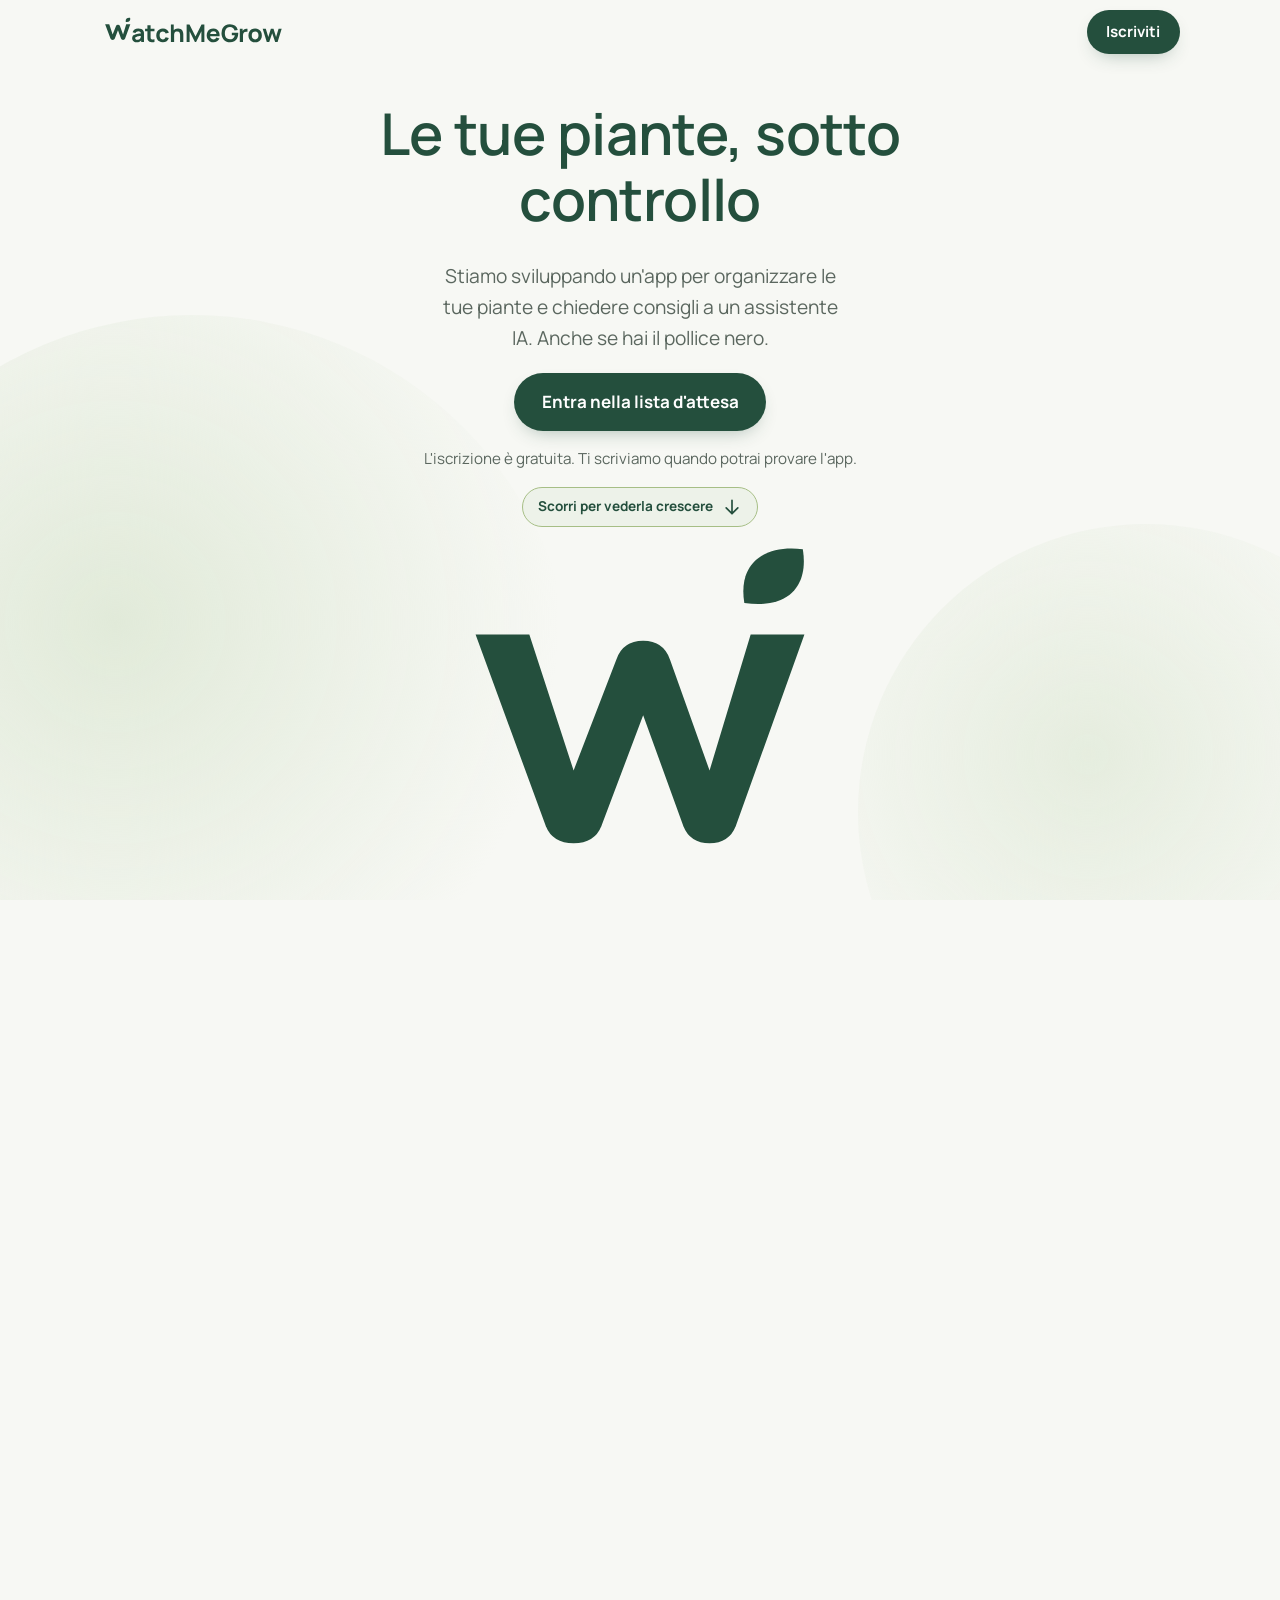
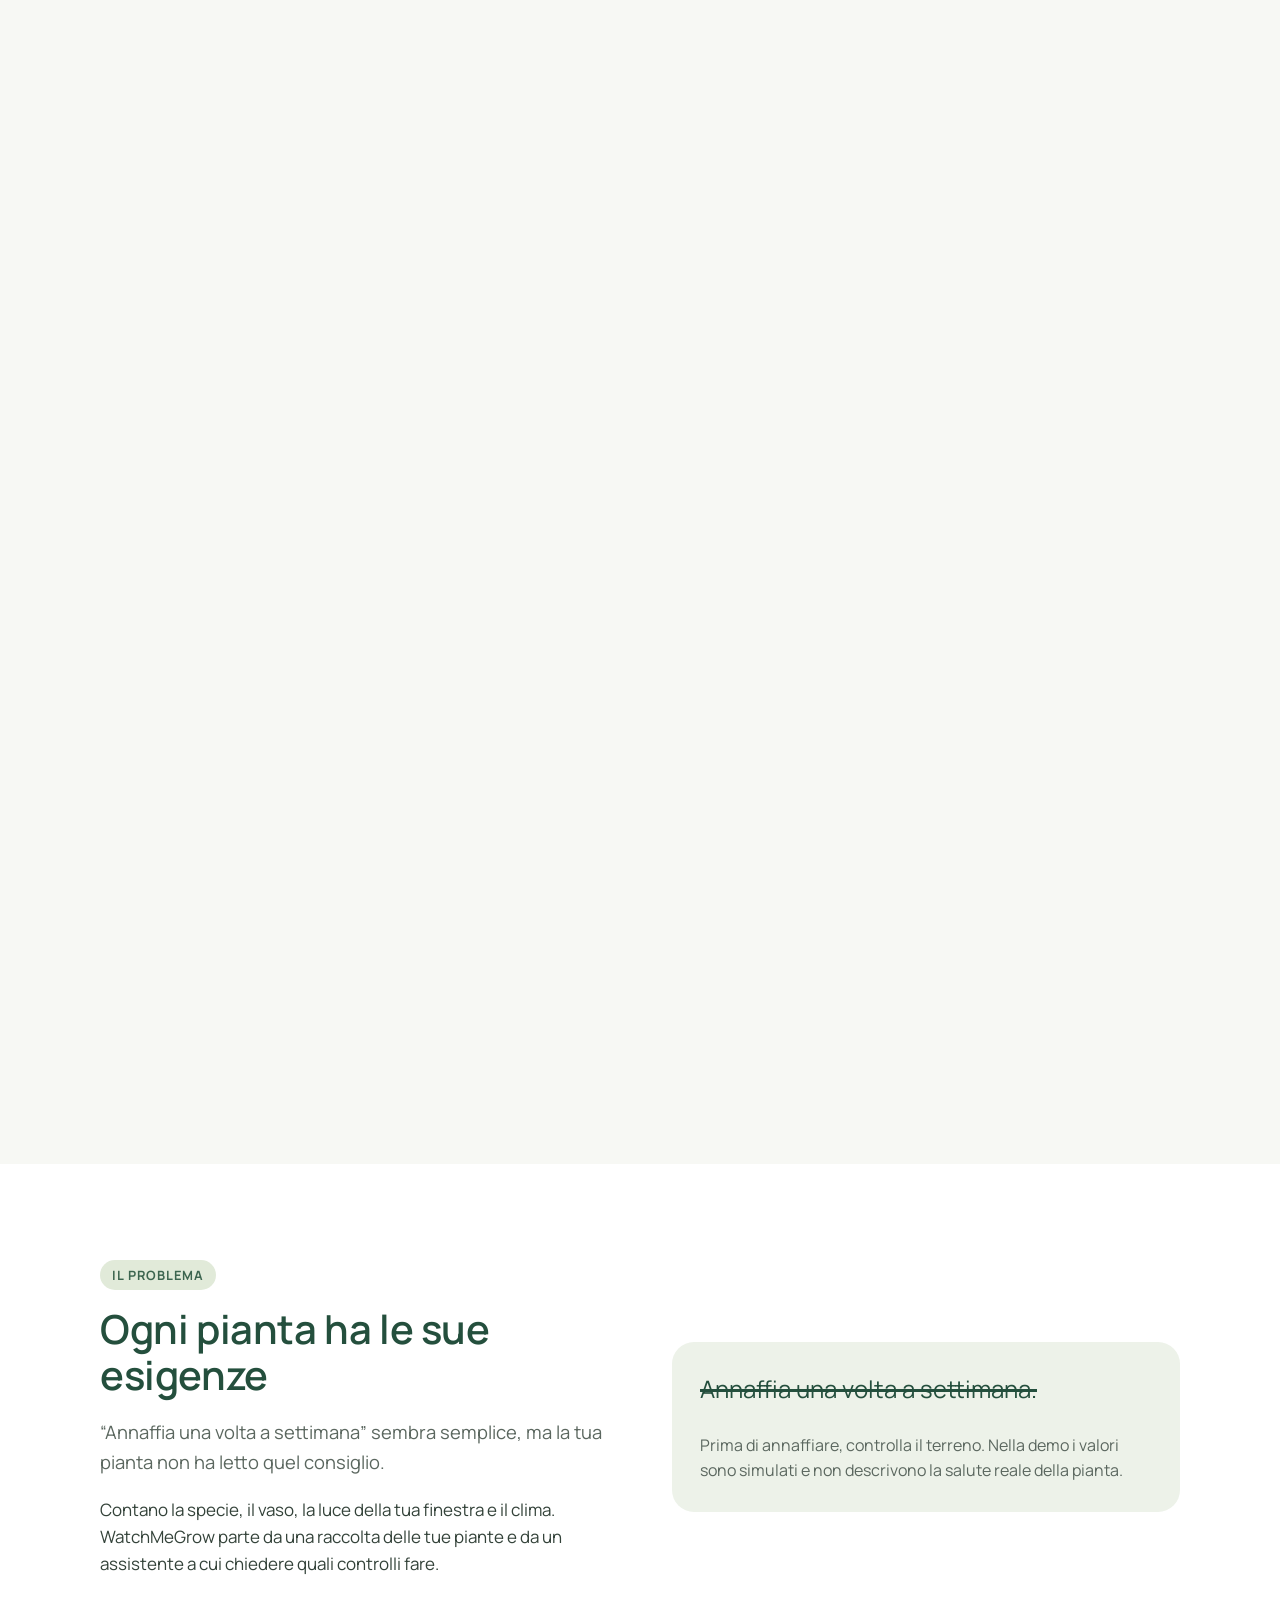
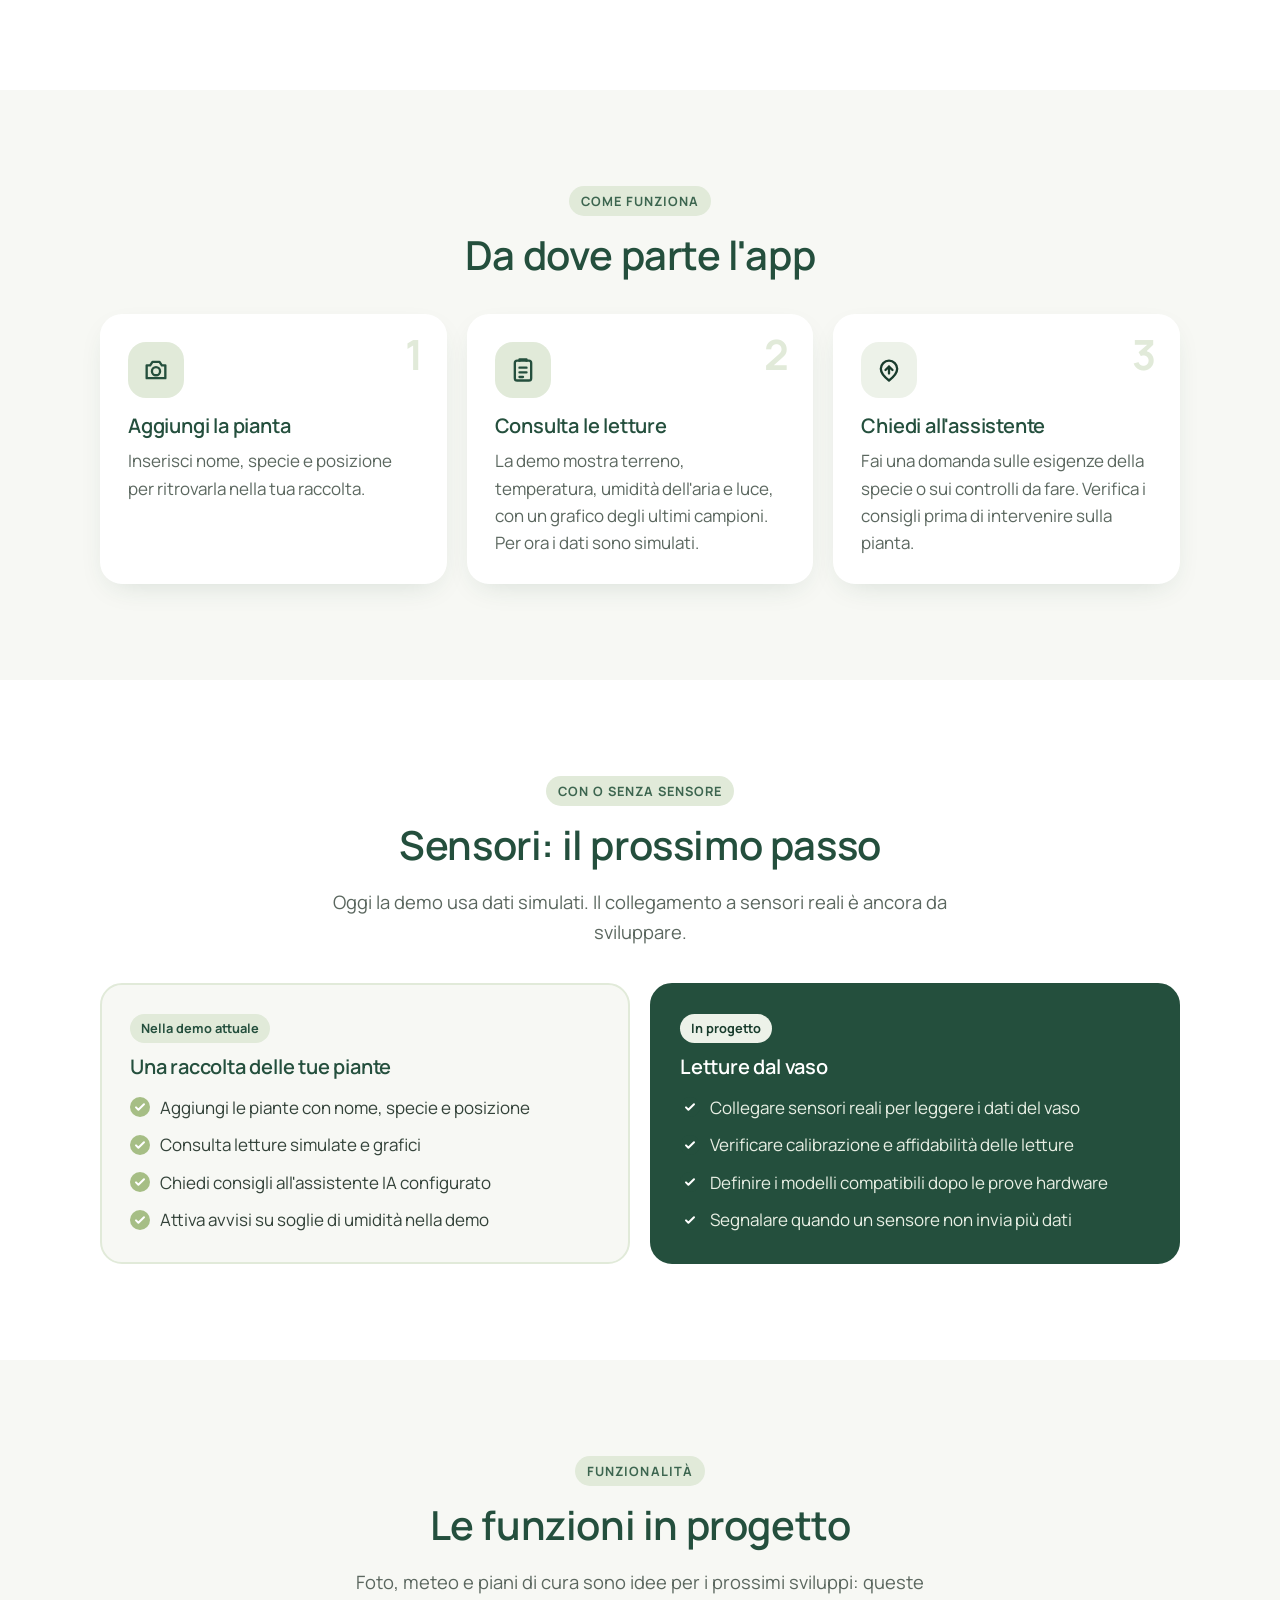
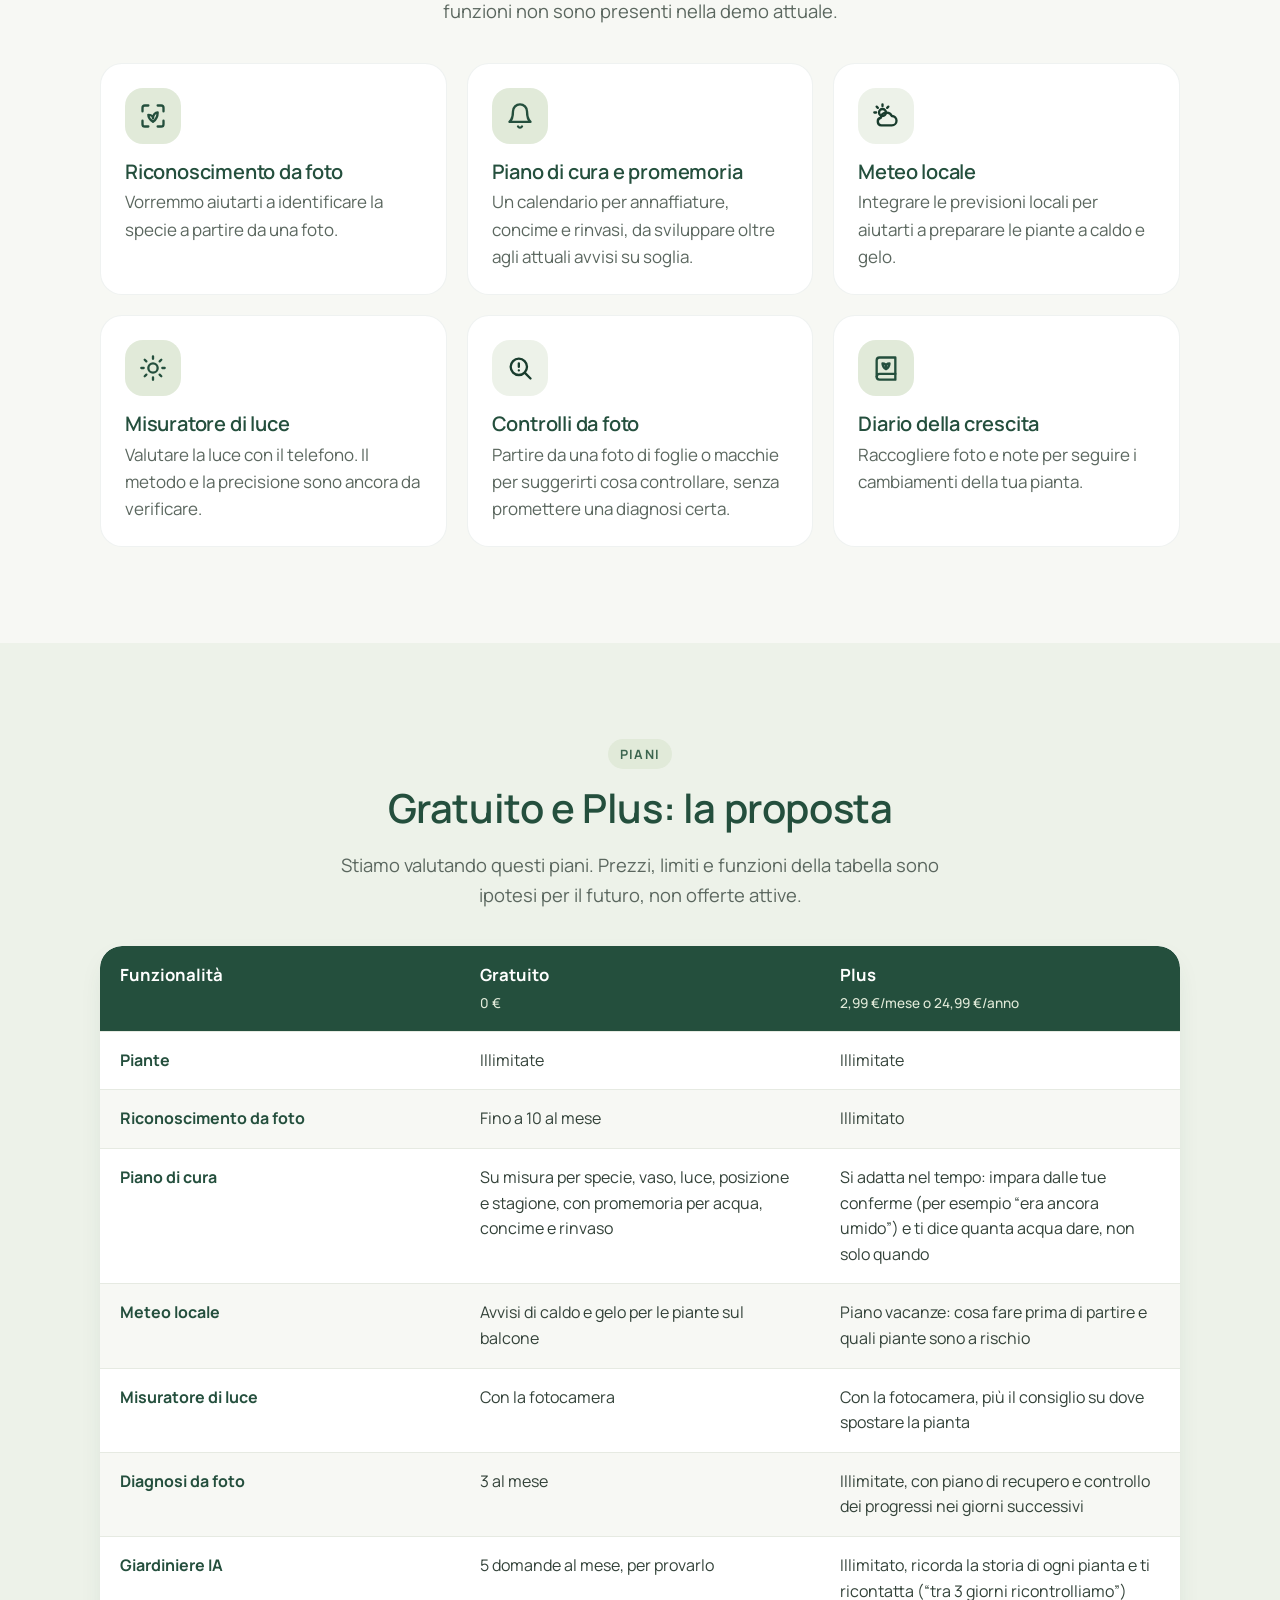
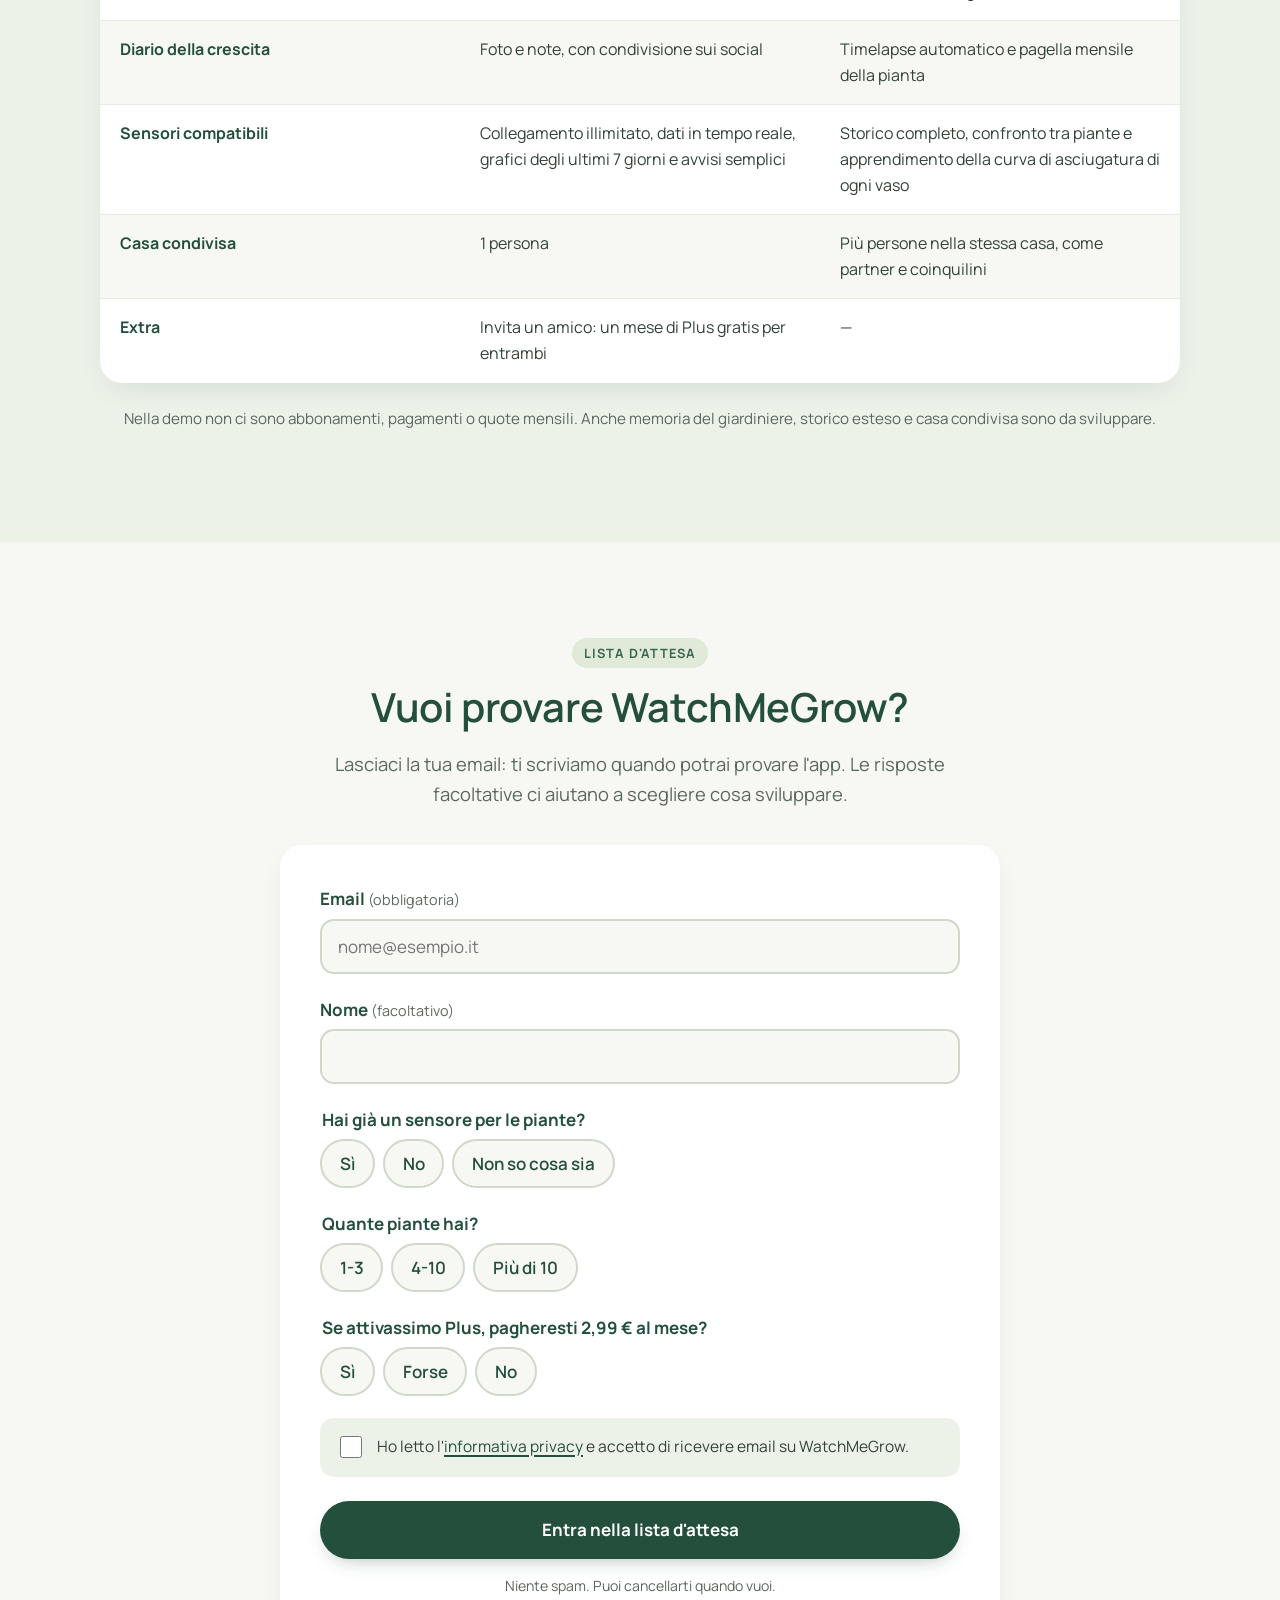
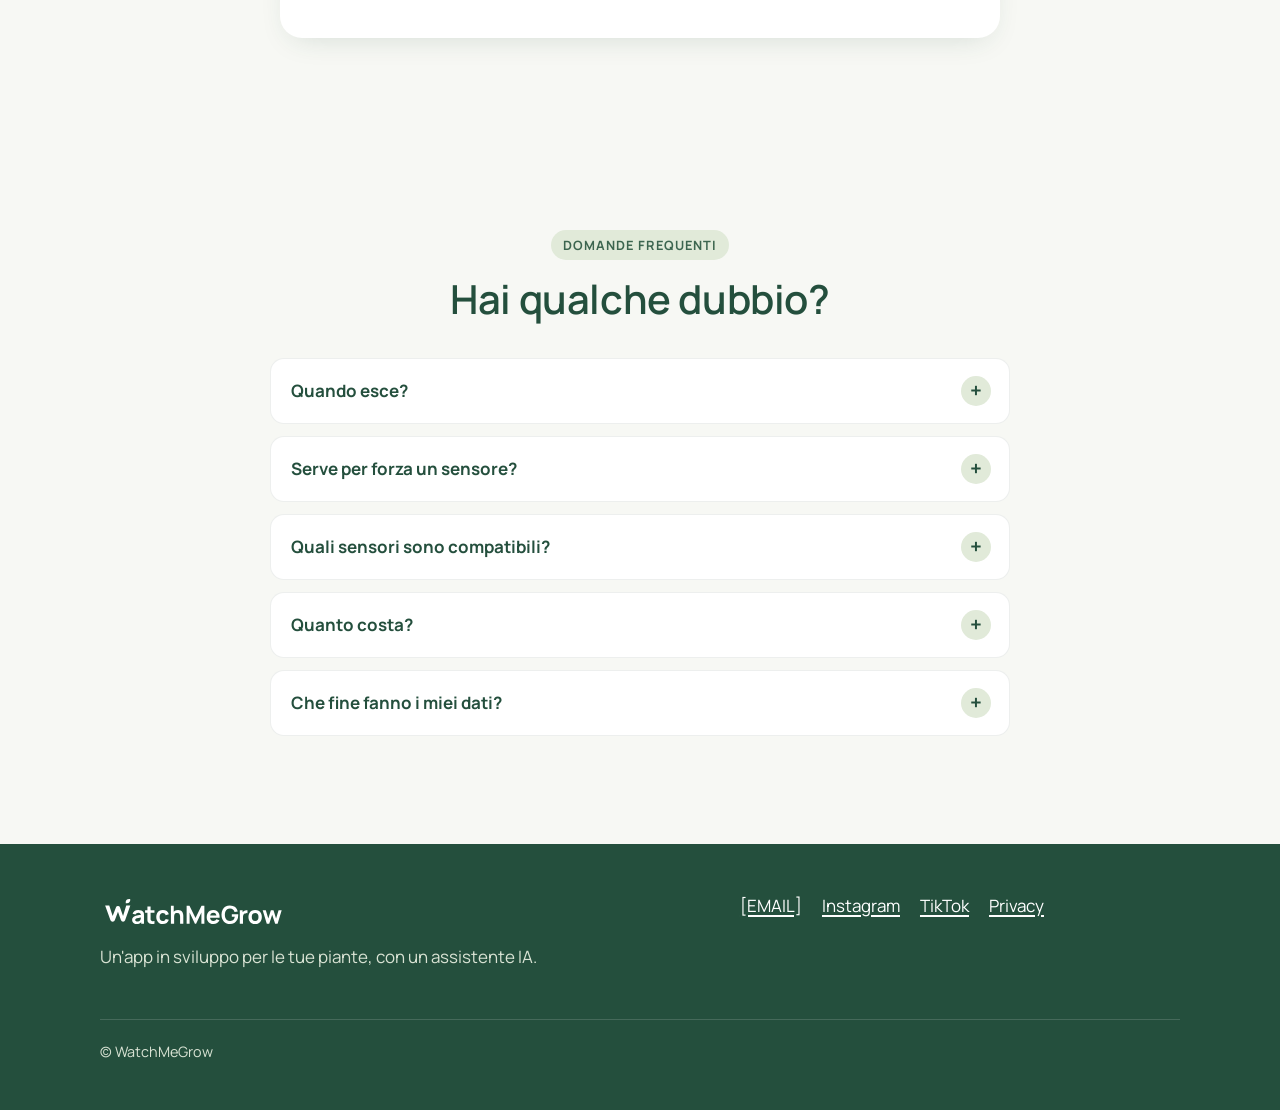
<file: index.html>
<!doctype html>
<html lang="it">
<head>
  <meta charset="utf-8">
  <meta name="viewport" content="width=device-width, initial-scale=1">
  <title>WatchMeGrow – Le tue piante, sotto controllo</title>
  <meta name="description" content="WatchMeGrow è un'app in sviluppo per organizzare le tue piante e chiedere consigli a un assistente IA. Entra nella lista d'attesa per sapere quando provarla.">
  <link rel="canonical" href="https://watchmegrow-website.netlify.app/">
  <meta name="theme-color" content="#f7f8f4">

  <!-- Open Graph -->
  <meta property="og:type" content="website">
  <meta property="og:locale" content="it_IT">
  <meta property="og:site_name" content="WatchMeGrow">
  <meta property="og:title" content="WatchMeGrow – Le tue piante, sotto controllo">
  <meta property="og:description" content="Organizza le tue piante e chiedi consigli a un assistente IA. WatchMeGrow è in sviluppo: iscriviti per sapere quando potrai provarla.">
  <meta property="og:url" content="https://watchmegrow-website.netlify.app/">
  <!-- Aggiungi un'immagine di anteprima 1200×630 (PNG o JPG) e scommenta:
  <meta property="og:image" content="https://watchmegrow-website.netlify.app/og-image.png">
  <meta property="og:image:alt" content="WatchMeGrow, il giardiniere IA per le tue piante">
  -->
  <meta name="twitter:card" content="summary_large_image">

  <link rel="icon" href="/favicon.svg" type="image/svg+xml">

  <link rel="preload" href="/fonts/Manrope.ttf" as="font" type="font/ttf" crossorigin>
  <link rel="stylesheet" href="/styles.css">

  <!-- Analisi rispettosa della privacy: inserisci qui lo script di Plausible o Umami (nessun cookie di profilazione).
  Esempio Plausible: <script defer data-domain="TUO-DOMINIO" src="https://plausible.io/js/script.js"></script>
  -->
</head>
<body>
  <a class="skip-link" href="#contenuto">Vai al contenuto</a>

  <header class="site-header">
    <div class="wrap">
      <a class="logo" href="/" aria-label="WatchMeGrow, torna all'inizio">
        <img src="/brand/wordmark.svg" alt="WatchMeGrow" width="184" height="44">
      </a>
      <a class="btn btn-small" href="#lista-attesa">Iscriviti</a>
    </div>
  </header>

  <main id="contenuto">
    <!-- 1. Hero -->
    <section class="hero" id="hero" aria-labelledby="hero-title">
      <div class="hero-stage">
        <div class="hero-bg" aria-hidden="true">
          <span class="blob blob-a" style="--shift: -110px"></span>
          <span class="blob blob-b" style="--shift: -200px"></span>
        </div>

        <div class="hero-copy">
          <h1 id="hero-title">Le tue piante, sotto controllo</h1>
          <p class="lead">Stiamo sviluppando un'app per organizzare le tue piante e chiedere consigli a un assistente IA. Anche se hai il pollice nero.</p>
          <a class="btn" href="#lista-attesa">Entra nella lista d'attesa</a>
          <p class="hero-note">L'iscrizione è gratuita. Ti scriviamo quando potrai provare l'app.</p>
          <p class="hero-scroll-hint">
            Scorri per vederla crescere
            <svg viewBox="0 0 24 24" width="20" height="20" aria-hidden="true" fill="none" stroke="currentColor" stroke-width="2" stroke-linecap="round" stroke-linejoin="round">
              <path d="M12 4v16M5 13l7 7 7-7"/>
            </svg>
          </p>
        </div>

        <div class="hero-show">
          <svg class="hero-figure" viewBox="-40 -420 336 650" role="img" aria-label="Il simbolo WatchMeGrow: la W fa da radici a una pianta che cresce.">
            <defs>
              <g id="leaf-shape">
                <path d="M0 0Q4-12 0-24" stroke="#244f3d" stroke-width="3.5" stroke-linecap="round" fill="none"/>
                <path d="M0-20C-30-36-34-68 0-100C34-68 30-36 0-20Z" fill="currentColor"/>
                <path d="M0-28V-82" stroke="#fff" stroke-opacity=".35" stroke-width="2" stroke-linecap="round" fill="none"/>
              </g>
            </defs>
            <g class="leaves">
              <g class="leaf" data-t="0.14" data-rot="-70" data-size="0.8"><use class="leaf-in" href="#leaf-shape" style="color:#54745a"/></g>
              <g class="leaf" data-t="0.22" data-rot="68" data-size="0.9"><use class="leaf-in" href="#leaf-shape" style="color:#7e9d6c"/></g>
              <g class="leaf" data-t="0.31" data-rot="-62" data-size="1"><use class="leaf-in" href="#leaf-shape" style="color:#54745a"/></g>
              <g class="leaf" data-t="0.4" data-rot="60" data-size="1.05"><use class="leaf-in" href="#leaf-shape" style="color:#7e9d6c"/></g>
              <g class="leaf" data-t="0.5" data-rot="-55" data-size="1"><use class="leaf-in" href="#leaf-shape" style="color:#7e9d6c"/></g>
              <g class="leaf" data-t="0.59" data-rot="52" data-size="1"><use class="leaf-in" href="#leaf-shape" style="color:#54745a"/></g>
              <g class="leaf" data-t="0.68" data-rot="-48" data-size="0.9"><use class="leaf-in" href="#leaf-shape" style="color:#a6be85"/></g>
              <g class="leaf" data-t="0.76" data-rot="45" data-size="0.85"><use class="leaf-in" href="#leaf-shape" style="color:#7e9d6c"/></g>
              <g class="leaf" data-t="0.85" data-rot="-35" data-size="0.7"><use class="leaf-in" href="#leaf-shape" style="color:#a6be85"/></g>
              <g class="leaf" data-t="0.92" data-rot="32" data-size="0.6"><use class="leaf-in" href="#leaf-shape" style="color:#54745a"/></g>
              <g class="leaf" data-t="1" data-rot="0" data-size="0.8"><use class="leaf-in" href="#leaf-shape" style="color:#7e9d6c"/></g>
            </g>
            <path class="stem" pathLength="1" d="M130 110C128 40 146-10 134-80C124-140 118-200 130-250C136-280 132-310 128-332" fill="none" stroke="#244f3d" stroke-width="8" stroke-linecap="round"/>
            <g fill="#244F3D"><path d="M24 78H58L86 164L113 94Q117 82 130 82Q143 82 147 94L172 164L198 78H232L189 198Q185 210 172 210Q159 210 155 198L130 129L104 198Q100 210 86 210Q72 210 68 198Z"/><path d="M194 58C190 34 205 21 231 24C235 49 220 62 194 58Z"/></g>
          </svg>

          <div class="phone-wrap">
          <div class="phone" data-ui role="img" aria-label="Schema illustrativo, non una schermata dell'app. Demo con letture simulate e un esempio di domanda all'assistente IA.">
            <div class="phone-screen" aria-hidden="true">
              <div class="app-top">
                <strong>Le mie piante</strong>
                <span class="app-chip">Demo</span>
              </div>
              <div class="plant-card">
                <svg viewBox="0 0 64 64">
                  <path d="M20 44h24l-3 14H23z" fill="#a6be85"/>
                  <rect x="18" y="40" width="28" height="6" rx="3" fill="#244f3d"/>
                  <path d="M32 41V20" stroke="#244f3d" stroke-width="2.5" stroke-linecap="round"/>
                  <path d="M32 26c-10-2-16-10-14-18 9 0 15 7 14 18z" fill="#54745a"/>
                  <path d="M32 30c9-3 16-1 20 6-8 5-16 3-20-6z" fill="#a6be85"/>
                  <path d="M32 36c-7-1-13 1-16 6 6 3 13 1 16-6z" fill="#7e9d6c"/>
                </svg>
                <div>
                  <b>Monstera</b>
                  <small>Soggiorno</small><br>
                  <small>Letture simulate</small>
                </div>
              </div>
              <div class="task"><span>Terreno, temperatura e luce</span></div>
              <div class="task"><span>Schema illustrativo della demo</span></div>
              <div class="chat">
                <div class="bubble me">Dove metto la Monstera in inverno?</div>
                <div class="bubble ai">Esempio di consiglio IA: cerca un punto con luce indiretta, lontano dalle correnti fredde.</div>
              </div>
            </div>
          </div>
          </div>
        </div>

        <ul class="balloons">
          <li class="balloon" data-start="0.5"><span><b>Le tue piante</b> raccolte per nome, specie e posizione.</span></li>
          <li class="balloon" data-start="0.6"><span><b>Letture e grafici</b> con dati simulati nella demo attuale.</span></li>
          <li class="balloon" data-start="0.7"><span><b>Avvisi su soglia</b> da attivare nelle impostazioni della demo.</span></li>
          <li class="balloon" data-start="0.8"><span><b>Consigli IA</b> sulle esigenze della specie e sui controlli da fare.</span></li>
        </ul>
      </div>
    </section>

    <!-- 2. Il problema -->
    <section class="problem" aria-labelledby="problem-title">
      <div class="wrap">
        <div>
          <span class="eyebrow">Il problema</span>
          <h2 id="problem-title">Ogni pianta ha le sue esigenze</h2>
          <p class="lead">“Annaffia una volta a settimana” sembra semplice, ma la tua pianta non ha letto quel consiglio.</p>
          <p>Contano la specie, il vaso, la luce della tua finestra e il clima. WatchMeGrow parte da una raccolta delle tue piante e da un assistente a cui chiedere quali controlli fare.</p>
        </div>
        <blockquote>
          <p><s>Annaffia una volta a settimana.</s></p>
          <p>Prima di annaffiare, controlla il terreno. Nella demo i valori sono simulati e non descrivono la salute reale della pianta.</p>
        </blockquote>
      </div>
    </section>

    <!-- 3. Come funziona -->
    <section class="how" aria-labelledby="how-title">
      <div class="wrap">
        <div class="section-head center">
          <span class="eyebrow">Come funziona</span>
          <h2 id="how-title">Da dove parte l'app</h2>
        </div>
        <ol class="steps">
          <li class="step">
            <div class="icon" aria-hidden="true">
              <svg viewBox="0 0 24 24" fill="none" stroke="currentColor" stroke-width="2" stroke-linecap="round" stroke-linejoin="round"><path d="M4 8h3l2-3h6l2 3h3v11H4z"/><circle cx="12" cy="13" r="3.5"/></svg>
            </div>
            <h3>Aggiungi la pianta</h3>
            <p>Inserisci nome, specie e posizione per ritrovarla nella tua raccolta.</p>
          </li>
          <li class="step">
            <div class="icon" aria-hidden="true">
              <svg viewBox="0 0 24 24" fill="none" stroke="currentColor" stroke-width="2" stroke-linecap="round" stroke-linejoin="round"><rect x="5" y="4" width="14" height="17" rx="2"/><path d="M9 4V3h6v1M9 10h6M9 14h6M9 18h3"/></svg>
            </div>
            <h3>Consulta le letture</h3>
            <p>La demo mostra terreno, temperatura, umidità dell'aria e luce, con un grafico degli ultimi campioni. Per ora i dati sono simulati.</p>
          </li>
          <li class="step">
            <div class="icon soft" aria-hidden="true">
              <svg viewBox="0 0 24 24" fill="none" stroke="currentColor" stroke-width="2" stroke-linecap="round" stroke-linejoin="round"><path d="M12 21c-4-3-7-6-7-10a7 7 0 0 1 14 0c0 4-3 7-7 10z"/><path d="M12 15V9M9 12l3-3 3 3"/></svg>
            </div>
            <h3>Chiedi all'assistente</h3>
            <p>Fai una domanda sulle esigenze della specie o sui controlli da fare. Verifica i consigli prima di intervenire sulla pianta.</p>
          </li>
        </ol>
      </div>
    </section>

    <!-- 4. Con o senza sensore -->
    <section class="sensor" aria-labelledby="sensor-title">
      <div class="wrap">
        <div class="section-head center">
          <span class="eyebrow">Con o senza sensore</span>
          <h2 id="sensor-title">Sensori: il prossimo passo</h2>
          <p class="lead">Oggi la demo usa dati simulati. Il collegamento a sensori reali è ancora da sviluppare.</p>
        </div>
        <div class="compare">
          <div class="compare-col">
            <span class="tag">Nella demo attuale</span>
            <h3>Una raccolta delle tue piante</h3>
            <ul class="checklist">
              <li>Aggiungi le piante con nome, specie e posizione</li>
              <li>Consulta letture simulate e grafici</li>
              <li>Chiedi consigli all'assistente IA configurato</li>
              <li>Attiva avvisi su soglie di umidità nella demo</li>
            </ul>
          </div>
          <div class="compare-col with">
            <span class="tag">In progetto</span>
            <h3>Letture dal vaso</h3>
            <ul class="checklist">
              <li>Collegare sensori reali per leggere i dati del vaso</li>
              <li>Verificare calibrazione e affidabilità delle letture</li>
              <li>Definire i modelli compatibili dopo le prove hardware</li>
              <li>Segnalare quando un sensore non invia più dati</li>
            </ul>
          </div>
        </div>
      </div>
    </section>

    <!-- 5. Funzionalità -->
    <section class="features-section" aria-labelledby="features-title">
      <div class="wrap">
        <div class="section-head center">
          <span class="eyebrow">Funzionalità</span>
          <h2 id="features-title">Le funzioni in progetto</h2>
          <p class="lead">Foto, meteo e piani di cura sono idee per i prossimi sviluppi: queste funzioni non sono presenti nella demo attuale.</p>
        </div>
        <div class="features">
          <article class="feature">
            <div class="icon" aria-hidden="true">
              <svg viewBox="0 0 24 24" fill="none" stroke="currentColor" stroke-width="2" stroke-linecap="round" stroke-linejoin="round"><path d="M3 8V5a2 2 0 0 1 2-2h3M16 3h3a2 2 0 0 1 2 2v3M21 16v3a2 2 0 0 1-2 2h-3M8 21H5a2 2 0 0 1-2-2v-3"/><path d="M12 17c-3-2-4-4-4-6 2 0 4 1 4 3 0-3 2-5 4-5 0 3-1 6-4 8z"/></svg>
            </div>
            <h3>Riconoscimento da foto</h3>
            <p>Vorremmo aiutarti a identificare la specie a partire da una foto.</p>
          </article>
          <article class="feature">
            <div class="icon" aria-hidden="true">
              <svg viewBox="0 0 24 24" fill="none" stroke="currentColor" stroke-width="2" stroke-linecap="round" stroke-linejoin="round"><path d="M18 8a6 6 0 0 0-12 0c0 7-3 9-3 9h18s-3-2-3-9"/><path d="M13.7 21a2 2 0 0 1-3.4 0"/></svg>
            </div>
            <h3>Piano di cura e promemoria</h3>
            <p>Un calendario per annaffiature, concime e rinvasi, da sviluppare oltre agli attuali avvisi su soglia.</p>
          </article>
          <article class="feature">
            <div class="icon soft" aria-hidden="true">
              <svg viewBox="0 0 24 24" fill="none" stroke="currentColor" stroke-width="2" stroke-linecap="round" stroke-linejoin="round"><circle cx="9" cy="9" r="3"/><path d="M9 2v1.5M2 9h1.5M4 4l1 1M14 4l-1 1"/><path d="M8 20h9a4 4 0 0 0 0-8 5 5 0 0 0-9.5 1.5A3.3 3.3 0 0 0 8 20z"/></svg>
            </div>
            <h3>Meteo locale</h3>
            <p>Integrare le previsioni locali per aiutarti a preparare le piante a caldo e gelo.</p>
          </article>
          <article class="feature">
            <div class="icon" aria-hidden="true">
              <svg viewBox="0 0 24 24" fill="none" stroke="currentColor" stroke-width="2" stroke-linecap="round" stroke-linejoin="round"><circle cx="12" cy="12" r="4"/><path d="M12 2v2M12 20v2M4.9 4.9l1.4 1.4M17.7 17.7l1.4 1.4M2 12h2M20 12h2M4.9 19.1l1.4-1.4M17.7 6.3l1.4-1.4"/></svg>
            </div>
            <h3>Misuratore di luce</h3>
            <p>Valutare la luce con il telefono. Il metodo e la precisione sono ancora da verificare.</p>
          </article>
          <article class="feature">
            <div class="icon soft" aria-hidden="true">
              <svg viewBox="0 0 24 24" fill="none" stroke="currentColor" stroke-width="2" stroke-linecap="round" stroke-linejoin="round"><circle cx="11" cy="11" r="7"/><path d="M21 21l-5-5"/><path d="M11 8v3M11 14h.01"/></svg>
            </div>
            <h3>Controlli da foto</h3>
            <p>Partire da una foto di foglie o macchie per suggerirti cosa controllare, senza promettere una diagnosi certa.</p>
          </article>
          <article class="feature">
            <div class="icon" aria-hidden="true">
              <svg viewBox="0 0 24 24" fill="none" stroke="currentColor" stroke-width="2" stroke-linecap="round" stroke-linejoin="round"><path d="M4 19.5A2.5 2.5 0 0 1 6.5 17H20V3H6.5A2.5 2.5 0 0 0 4 5.5z"/><path d="M4 19.5A2.5 2.5 0 0 0 6.5 22H20v-5"/><path d="M12 13c-2-1-3-3-3-5 2 0 3 1 3 3 0-2 1-3 3-3 0 2-1 4-3 5z"/></svg>
            </div>
            <h3>Diario della crescita</h3>
            <p>Raccogliere foto e note per seguire i cambiamenti della tua pianta.</p>
          </article>
        </div>
      </div>
    </section>

    <!-- 6. Piani -->
    <section class="pricing" aria-labelledby="pricing-title">
      <div class="wrap">
        <div class="section-head center">
          <span class="eyebrow">Piani</span>
          <h2 id="pricing-title">Gratuito e Plus: la proposta</h2>
          <p class="lead">Stiamo valutando questi piani. Prezzi, limiti e funzioni della tabella sono ipotesi per il futuro, non offerte attive.</p>
        </div>
        <div class="pricing-table-wrap" role="region" aria-label="Confronto tra piano Gratuito e Plus">
          <table class="pricing-table">
            <thead>
              <tr>
                <th scope="col">Funzionalità</th>
                <th scope="col">Gratuito <span>0 €</span></th>
                <th scope="col">Plus <span>2,99 €/mese o 24,99 €/anno</span></th>
              </tr>
            </thead>
            <tbody>
              <tr>
                <th scope="row">Piante</th>
                <td>Illimitate</td>
                <td>Illimitate</td>
              </tr>
              <tr>
                <th scope="row">Riconosci&shy;mento da foto</th>
                <td>Fino a 10 al mese</td>
                <td>Illimitato</td>
              </tr>
              <tr>
                <th scope="row">Piano di cura</th>
                <td>Su misura per specie, vaso, luce, posizione e stagione, con promemoria per acqua, concime e rinvaso</td>
                <td>Si adatta nel tempo: impara dalle tue conferme (per esempio “era ancora umido”) e ti dice quanta acqua dare, non solo quando</td>
              </tr>
              <tr>
                <th scope="row">Meteo locale</th>
                <td>Avvisi di caldo e gelo per le piante sul balcone</td>
                <td>Piano vacanze: cosa fare prima di partire e quali piante sono a rischio</td>
              </tr>
              <tr>
                <th scope="row">Misuratore di luce</th>
                <td>Con la fotocamera</td>
                <td>Con la fotocamera, più il consiglio su dove spostare la pianta</td>
              </tr>
              <tr>
                <th scope="row">Diagnosi da foto</th>
                <td>3 al mese</td>
                <td>Illimitate, con piano di recupero e controllo dei progressi nei giorni successivi</td>
              </tr>
              <tr>
                <th scope="row">Giardiniere IA</th>
                <td>5 domande al mese, per provarlo</td>
                <td>Illimitato, ricorda la storia di ogni pianta e ti ricontatta (“tra 3 giorni ricontrolliamo”)</td>
              </tr>
              <tr>
                <th scope="row">Diario della crescita</th>
                <td>Foto e note, con condivisione sui social</td>
                <td>Timelapse automatico e pagella mensile della pianta</td>
              </tr>
              <tr>
                <th scope="row">Sensori compatibili</th>
                <td>Collegamento illimitato, dati in tempo reale, grafici degli ultimi 7 giorni e avvisi semplici</td>
                <td>Storico completo, confronto tra piante e apprendimento della curva di asciugatura di ogni vaso</td>
              </tr>
              <tr>
                <th scope="row">Casa condivisa</th>
                <td>1 persona</td>
                <td>Più persone nella stessa casa, come partner e coinquilini</td>
              </tr>
              <tr>
                <th scope="row">Extra</th>
                <td>Invita un amico: un mese di Plus gratis per entrambi</td>
                <td>—</td>
              </tr>
            </tbody>
          </table>
        </div>
        <p class="pricing-note">Nella demo non ci sono abbonamenti, pagamenti o quote mensili. Anche memoria del giardiniere, storico esteso e casa condivisa sono da sviluppare.</p>
      </div>
    </section>

    <!-- 7. Modulo lista d'attesa -->
    <section class="signup" id="lista-attesa" aria-labelledby="signup-title">
      <div class="wrap">
        <div class="section-head center">
          <span class="eyebrow">Lista d'attesa</span>
          <h2 id="signup-title">Vuoi provare WatchMeGrow?</h2>
          <p class="lead">Lasciaci la tua email: ti scriviamo quando potrai provare l'app. Le risposte facoltative ci aiutano a scegliere cosa sviluppare.</p>
        </div>

        <form class="form-card" name="lista-attesa" method="POST" data-netlify="true" netlify-honeypot="bot-field" action="/grazie">
          <input type="hidden" name="form-name" value="lista-attesa">
          <p class="hidden-field" aria-hidden="true">
            <label>Non compilare questo campo: <input name="bot-field" tabindex="-1" autocomplete="off"></label>
          </p>

          <div class="field">
            <label for="email">Email <span class="hint">(obbligatoria)</span></label>
            <input type="email" id="email" name="email" required autocomplete="email" inputmode="email" placeholder="nome@esempio.it">
          </div>

          <div class="field">
            <label for="nome">Nome <span class="hint">(facoltativo)</span></label>
            <input type="text" id="nome" name="nome" autocomplete="given-name">
          </div>

          <fieldset>
            <legend>Hai già un sensore per le piante?</legend>
            <div class="choices">
              <div class="choice"><input type="radio" id="sensore-si" name="sensore" value="Sì"><label for="sensore-si">Sì</label></div>
              <div class="choice"><input type="radio" id="sensore-no" name="sensore" value="No"><label for="sensore-no">No</label></div>
              <div class="choice"><input type="radio" id="sensore-nonso" name="sensore" value="Non so cosa sia"><label for="sensore-nonso">Non so cosa sia</label></div>
            </div>
          </fieldset>

          <fieldset>
            <legend>Quante piante hai?</legend>
            <div class="choices">
              <div class="choice"><input type="radio" id="piante-1" name="piante" value="1-3"><label for="piante-1">1-3</label></div>
              <div class="choice"><input type="radio" id="piante-2" name="piante" value="4-10"><label for="piante-2">4-10</label></div>
              <div class="choice"><input type="radio" id="piante-3" name="piante" value="Più di 10"><label for="piante-3">Più di 10</label></div>
            </div>
          </fieldset>

          <fieldset>
            <legend>Se attivassimo Plus, pagheresti 2,99 € al mese?</legend>
            <div class="choices">
              <div class="choice"><input type="radio" id="plus-si" name="plus" value="Sì"><label for="plus-si">Sì</label></div>
              <div class="choice"><input type="radio" id="plus-forse" name="plus" value="Forse"><label for="plus-forse">Forse</label></div>
              <div class="choice"><input type="radio" id="plus-no" name="plus" value="No"><label for="plus-no">No</label></div>
            </div>
          </fieldset>

          <div class="consent">
            <input type="checkbox" id="consenso" name="consenso" value="Sì" required>
            <label for="consenso">Ho letto l'<a href="/privacy">informativa privacy</a> e accetto di ricevere email su WatchMeGrow.</label>
          </div>

          <button class="btn btn-block" type="submit">Entra nella lista d'attesa</button>
          <p class="form-small">Niente spam. Puoi cancellarti quando vuoi.</p>
        </form>
      </div>
    </section>

    <!-- 8. FAQ -->
    <section class="faq" aria-labelledby="faq-title">
      <div class="wrap">
        <div class="section-head center">
          <span class="eyebrow">Domande frequenti</span>
          <h2 id="faq-title">Hai qualche dubbio?</h2>
        </div>
        <details>
          <summary>Quando esce?</summary>
          <div><p>L'app è in sviluppo e non c'è ancora una data di uscita. Iscriviti per sapere quando potrai provarla. Stiamo valutando anche una versione per iPhone e Android.</p></div>
        </details>
        <details>
          <summary>Serve per forza un sensore?</summary>
          <div><p>No. La demo permette di organizzare le piante e chiedere consigli all'assistente IA senza sensori. Le letture mostrate sono simulate: non usarle per decidere quando annaffiare.</p></div>
        </details>
        <details>
          <summary>Quali sensori sono compatibili?</summary>
          <div><p>Non abbiamo ancora verificato la compatibilità con sensori reali. Pubblicheremo l'elenco dei modelli supportati dopo le prove hardware.</p></div>
        </details>
        <details>
          <summary>Quanto costa?</summary>
          <div><p>Iscriversi alla lista d'attesa è gratuito. Per l'app stiamo valutando un piano gratuito e un Plus a 2,99 € al mese o 24,99 € l'anno. Sono ipotesi: piani e prezzi non sono ancora confermati.</p></div>
        </details>
        <details>
          <summary>Che fine fanno i miei dati?</summary>
          <div><p>Usiamo la tua email solo per la lista d'attesa e per avvisarti del lancio. Niente cookie di profilazione e niente pubblicità. Trovi tutti i dettagli nell'<a href="/privacy">informativa privacy</a>.</p></div>
        </details>
      </div>
    </section>
  </main>

  <!-- 9. Footer -->
  <footer class="site-footer">
    <div class="wrap">
      <div class="footer-grid">
        <div>
          <a class="logo" href="/" aria-label="WatchMeGrow, torna all'inizio">
            <img src="/brand/wordmark-white.svg" alt="WatchMeGrow" width="184" height="44">
          </a>
          <p>Un'app in sviluppo per le tue piante, con un assistente IA.</p>
        </div>
        <ul class="footer-links">
          <li><a href="mailto:[EMAIL]">[EMAIL]</a></li>
          <li><a href="[INSTAGRAM]" rel="noopener">Instagram</a></li>
          <li><a href="[TIKTOK]" rel="noopener">TikTok</a></li>
          <li><a href="/privacy">Privacy</a></li>
        </ul>
      </div>
      <p class="footer-bottom">© WatchMeGrow</p>
    </div>
  </footer>
  <script src="/hero.js" defer></script>
  <script src="/reveal.js" defer></script>
</body>
</html>
</file>
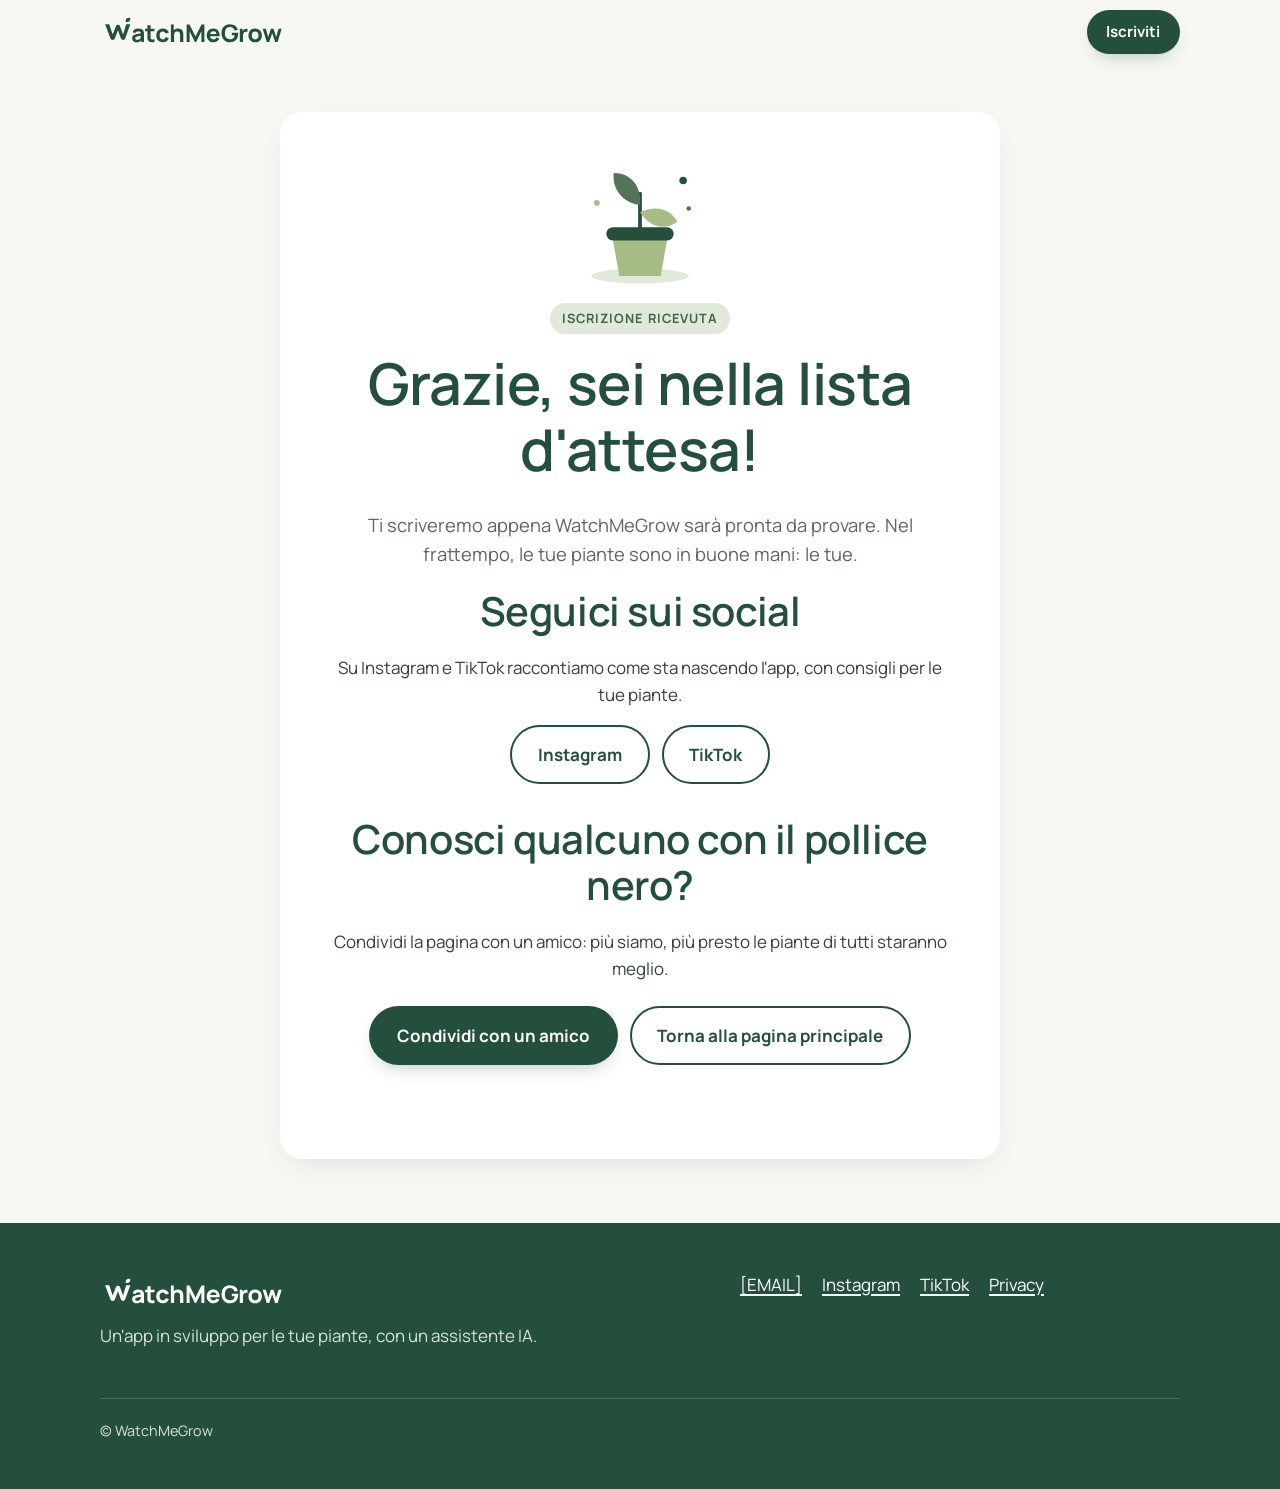
<file: grazie.html>
<!doctype html>
<html lang="it">
<head>
  <meta charset="utf-8">
  <meta name="viewport" content="width=device-width, initial-scale=1">
  <title>Grazie per la tua iscrizione – WatchMeGrow</title>
  <meta name="description" content="Sei nella lista d'attesa di WatchMeGrow, l'app in sviluppo per le tue piante.">
  <meta name="robots" content="noindex, follow">
  <link rel="canonical" href="https://watchmegrow-website.netlify.app/grazie">
  <meta name="theme-color" content="#f7f8f4">
  <meta property="og:type" content="website">
  <meta property="og:locale" content="it_IT">
  <meta property="og:site_name" content="WatchMeGrow">
  <meta property="og:title" content="Grazie per la tua iscrizione – WatchMeGrow">
  <meta property="og:description" content="Sei nella lista d'attesa di WatchMeGrow, l'app in sviluppo per le tue piante.">
  <meta property="og:url" content="https://watchmegrow-website.netlify.app/grazie">

  <link rel="icon" href="/favicon.svg" type="image/svg+xml">

  <link rel="preload" href="/fonts/Manrope.ttf" as="font" type="font/ttf" crossorigin>
  <link rel="stylesheet" href="/styles.css">

  <!-- Analisi rispettosa della privacy: inserisci qui lo script di Plausible o Umami (nessun cookie di profilazione).
  Esempio Plausible: <script defer data-domain="TUO-DOMINIO" src="https://plausible.io/js/script.js"></script>
  -->
</head>
<body>
  <a class="skip-link" href="#contenuto">Vai al contenuto</a>

  <header class="site-header">
    <div class="wrap">
      <a class="logo" href="/" aria-label="WatchMeGrow, torna all'inizio">
        <img src="/brand/wordmark.svg" alt="WatchMeGrow" width="184" height="44">
      </a>
      <a class="btn btn-small" href="/#lista-attesa">Iscriviti</a>
    </div>
  </header>

  <main id="contenuto" class="page">
    <div class="wrap">
      <div class="card thanks">
        <svg class="thanks-art" viewBox="0 0 160 140" role="img" aria-label="Illustrazione di una piantina in vaso che spunta felice">
          <ellipse cx="80" cy="128" rx="52" ry="8" fill="#e1ead9"/>
          <path d="M50 84h60l-8 44H58z" fill="#a6be85"/>
          <rect x="44" y="76" width="72" height="14" rx="7" fill="#244f3d"/>
          <path d="M80 78V40" stroke="#244f3d" stroke-width="4" stroke-linecap="round"/>
          <path d="M80 52C62 50 50 36 52 18c18 0 30 14 28 34z" fill="#54745a"/>
          <path d="M80 60c16-8 32-4 40 10-14 10-30 6-40-10z" fill="#a6be85"/>
          <circle cx="126" cy="26" r="4" fill="#244f3d"/>
          <circle cx="34" cy="50" r="3" fill="#a6be85"/>
          <circle cx="132" cy="56" r="2.5" fill="#54745a"/>
        </svg>
        <span class="eyebrow">Iscrizione ricevuta</span>
        <h1>Grazie, sei nella lista d'attesa!</h1>
        <p class="lead">Ti scriveremo appena WatchMeGrow sarà pronta da provare. Nel frattempo, le tue piante sono in buone mani: le tue.</p>

        <h2>Seguici sui social</h2>
        <p>Su Instagram e TikTok raccontiamo come sta nascendo l'app, con consigli per le tue piante.</p>
        <div class="socials">
          <a class="btn btn-ghost" href="[INSTAGRAM]" rel="noopener">Instagram</a>
          <a class="btn btn-ghost" href="[TIKTOK]" rel="noopener">TikTok</a>
        </div>

        <h2 style="margin-top:2rem">Conosci qualcuno con il pollice nero?</h2>
        <p>Condividi la pagina con un amico: più siamo, più presto le piante di tutti staranno meglio.</p>
        <div class="actions">
          <button class="btn" type="button" id="condividi" data-share-url="https://watchmegrow-website.netlify.app/" data-share-title="WatchMeGrow" data-share-text="WatchMeGrow ? un'app in sviluppo per organizzare le piante e chiedere consigli a un assistente IA. Qui puoi iscriverti alla lista d'attesa.">Condividi con un amico</button>
          <a class="btn btn-ghost" href="/">Torna alla pagina principale</a>
        </div>
        <p class="share-status" id="share-status" role="status" aria-live="polite"></p>
      </div>
    </div>
  </main>

  <footer class="site-footer">
    <div class="wrap">
      <div class="footer-grid">
        <div>
          <a class="logo" href="/" aria-label="WatchMeGrow, torna all'inizio">
            <img src="/brand/wordmark-white.svg" alt="WatchMeGrow" width="184" height="44">
          </a>
          <p>Un'app in sviluppo per le tue piante, con un assistente IA.</p>
        </div>
        <ul class="footer-links">
          <li><a href="mailto:[EMAIL]">[EMAIL]</a></li>
          <li><a href="[INSTAGRAM]" rel="noopener">Instagram</a></li>
          <li><a href="[TIKTOK]" rel="noopener">TikTok</a></li>
          <li><a href="/privacy">Privacy</a></li>
        </ul>
      </div>
      <p class="footer-bottom">© WatchMeGrow</p>
    </div>
  </footer>
  <script src="/script.js" defer></script>
</body>
</html>
</file>
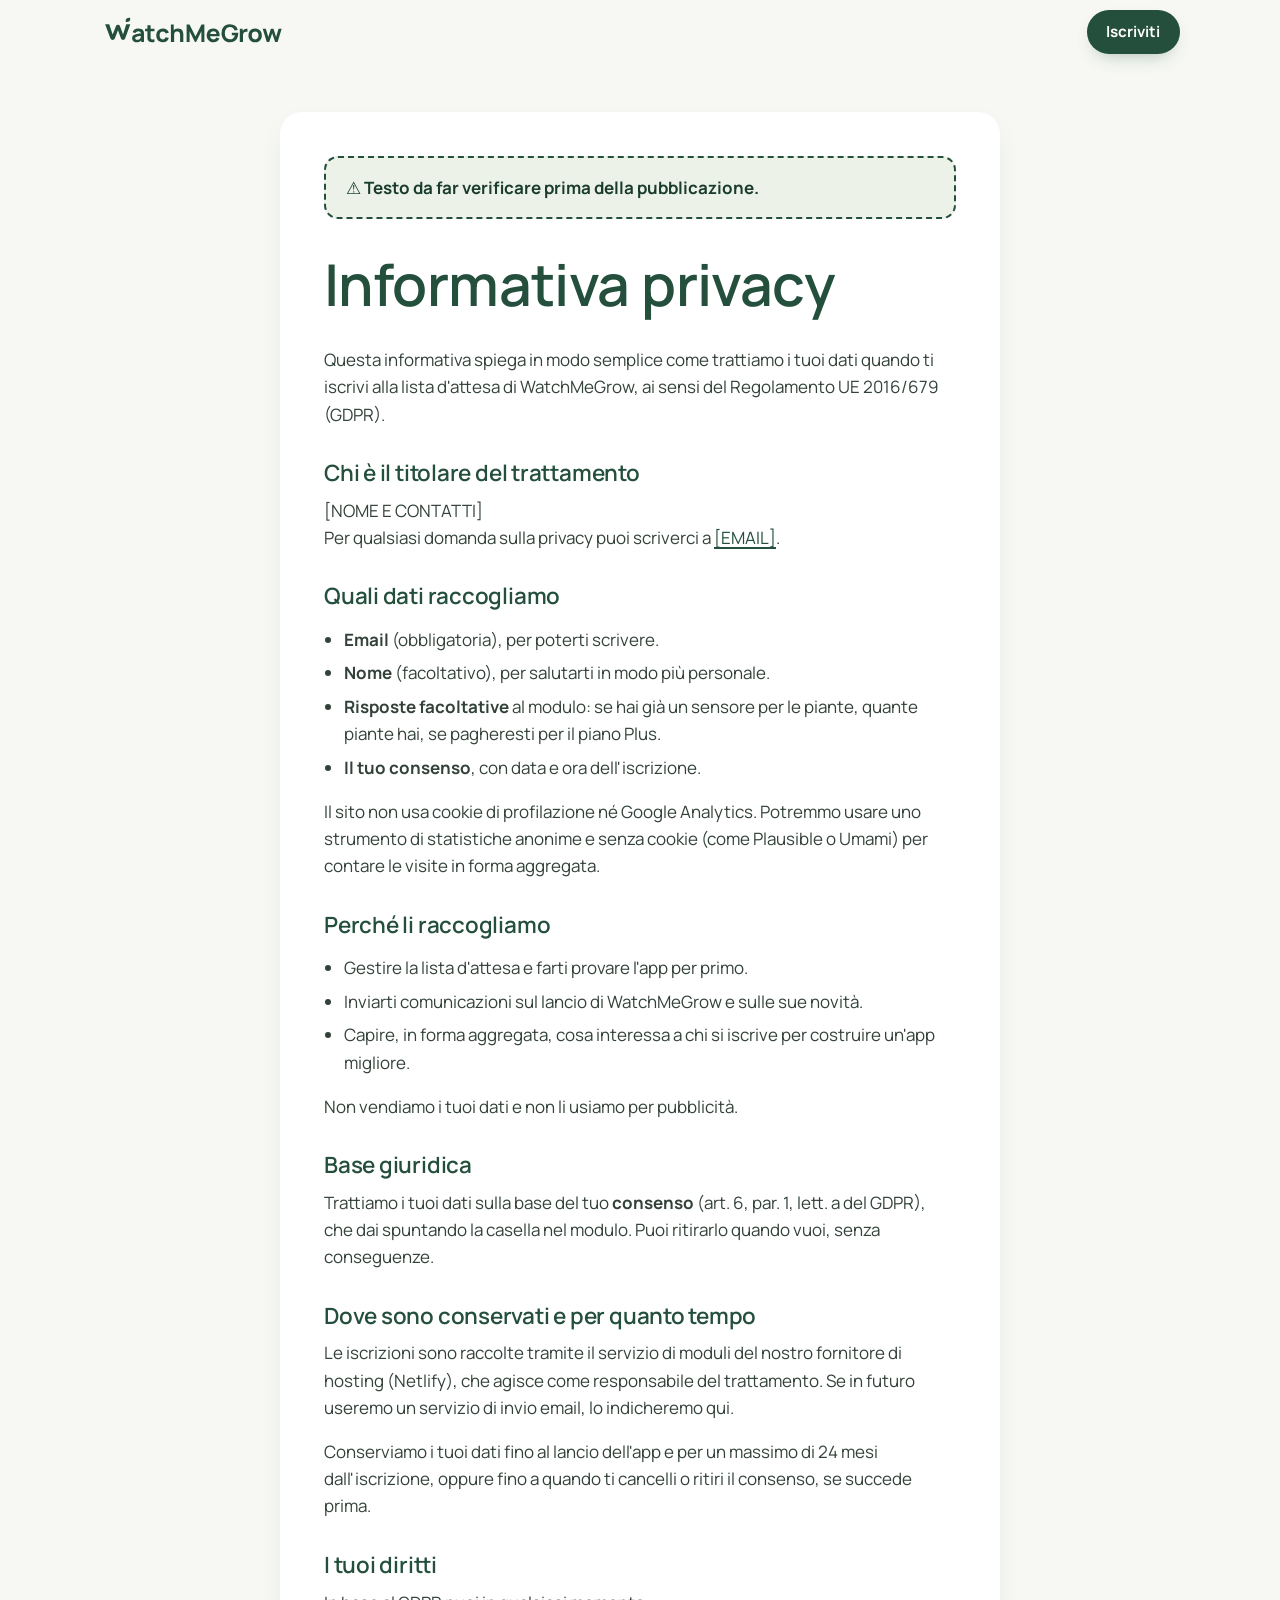
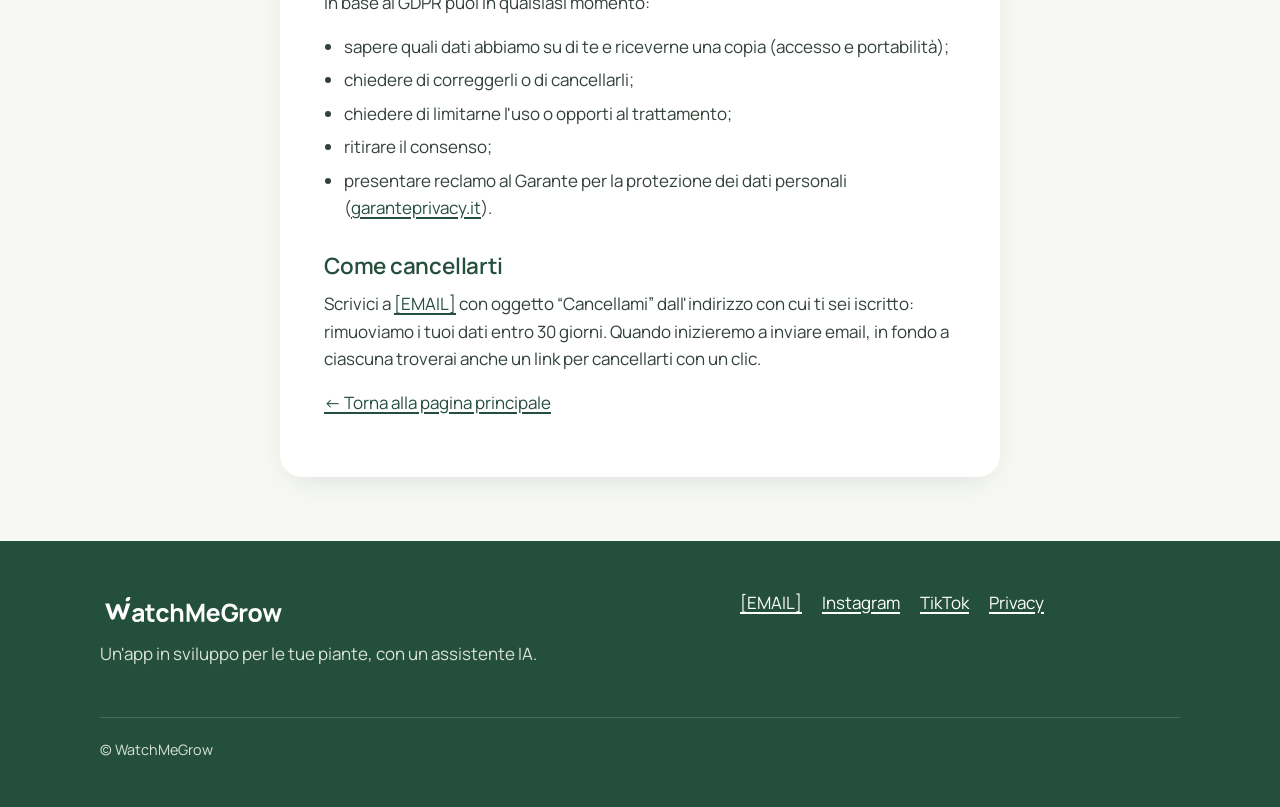
<file: privacy.html>
<!doctype html>
<html lang="it">
<head>
  <meta charset="utf-8">
  <meta name="viewport" content="width=device-width, initial-scale=1">
  <title>Informativa privacy – WatchMeGrow</title>
  <meta name="description" content="Come WatchMeGrow tratta i dati di chi si iscrive alla lista d'attesa: dati raccolti, finalità, conservazione e diritti GDPR.">
  <meta name="robots" content="index, follow">
  <link rel="canonical" href="https://watchmegrow-website.netlify.app/privacy">
  <meta name="theme-color" content="#f7f8f4">
  <meta property="og:type" content="website">
  <meta property="og:locale" content="it_IT">
  <meta property="og:site_name" content="WatchMeGrow">
  <meta property="og:title" content="Informativa privacy – WatchMeGrow">
  <meta property="og:description" content="Come WatchMeGrow tratta i dati di chi si iscrive alla lista d'attesa: dati raccolti, finalità, conservazione e diritti GDPR.">
  <meta property="og:url" content="https://watchmegrow-website.netlify.app/privacy">

  <link rel="icon" href="/favicon.svg" type="image/svg+xml">

  <link rel="preload" href="/fonts/Manrope.ttf" as="font" type="font/ttf" crossorigin>
  <link rel="stylesheet" href="/styles.css">

  <!-- Analisi rispettosa della privacy: inserisci qui lo script di Plausible o Umami (nessun cookie di profilazione).
  Esempio Plausible: <script defer data-domain="TUO-DOMINIO" src="https://plausible.io/js/script.js"></script>
  -->
</head>
<body>
  <a class="skip-link" href="#contenuto">Vai al contenuto</a>

  <header class="site-header">
    <div class="wrap">
      <a class="logo" href="/" aria-label="WatchMeGrow, torna all'inizio">
        <img src="/brand/wordmark.svg" alt="WatchMeGrow" width="184" height="44">
      </a>
      <a class="btn btn-small" href="/#lista-attesa">Iscriviti</a>
    </div>
  </header>

  <main id="contenuto" class="page">
    <div class="wrap">
      <article class="card prose">
        <p class="notice" role="note">⚠️ Testo da far verificare prima della pubblicazione.</p>
        <h1>Informativa privacy</h1>
        <p>Questa informativa spiega in modo semplice come trattiamo i tuoi dati quando ti iscrivi alla lista d'attesa di WatchMeGrow, ai sensi del Regolamento UE 2016/679 (GDPR).</p>

        <h2>Chi è il titolare del trattamento</h2>
        <p>[NOME E CONTATTI]<br>Per qualsiasi domanda sulla privacy puoi scriverci a <a href="mailto:[EMAIL]">[EMAIL]</a>.</p>

        <h2>Quali dati raccogliamo</h2>
        <ul>
          <li><strong>Email</strong> (obbligatoria), per poterti scrivere.</li>
          <li><strong>Nome</strong> (facoltativo), per salutarti in modo più personale.</li>
          <li><strong>Risposte facoltative</strong> al modulo: se hai già un sensore per le piante, quante piante hai, se pagheresti per il piano Plus.</li>
          <li><strong>Il tuo consenso</strong>, con data e ora dell'iscrizione.</li>
        </ul>
        <p>Il sito non usa cookie di profilazione né Google Analytics. Potremmo usare uno strumento di statistiche anonime e senza cookie (come Plausible o Umami) per contare le visite in forma aggregata.</p>

        <h2>Perché li raccogliamo</h2>
        <ul>
          <li>Gestire la lista d'attesa e farti provare l'app per primo.</li>
          <li>Inviarti comunicazioni sul lancio di WatchMeGrow e sulle sue novità.</li>
          <li>Capire, in forma aggregata, cosa interessa a chi si iscrive per costruire un'app migliore.</li>
        </ul>
        <p>Non vendiamo i tuoi dati e non li usiamo per pubblicità.</p>

        <h2>Base giuridica</h2>
        <p>Trattiamo i tuoi dati sulla base del tuo <strong>consenso</strong> (art. 6, par. 1, lett. a del GDPR), che dai spuntando la casella nel modulo. Puoi ritirarlo quando vuoi, senza conseguenze.</p>

        <h2>Dove sono conservati e per quanto tempo</h2>
        <p>Le iscrizioni sono raccolte tramite il servizio di moduli del nostro fornitore di hosting (Netlify), che agisce come responsabile del trattamento. Se in futuro useremo un servizio di invio email, lo indicheremo qui.</p>
        <p>Conserviamo i tuoi dati fino al lancio dell'app e per un massimo di 24 mesi dall'iscrizione, oppure fino a quando ti cancelli o ritiri il consenso, se succede prima.</p>

        <h2>I tuoi diritti</h2>
        <p>In base al GDPR puoi in qualsiasi momento:</p>
        <ul>
          <li>sapere quali dati abbiamo su di te e riceverne una copia (accesso e portabilità);</li>
          <li>chiedere di correggerli o di cancellarli;</li>
          <li>chiedere di limitarne l'uso o opporti al trattamento;</li>
          <li>ritirare il consenso;</li>
          <li>presentare reclamo al Garante per la protezione dei dati personali (<a href="https://www.garanteprivacy.it" rel="noopener">garanteprivacy.it</a>).</li>
        </ul>

        <h2>Come cancellarti</h2>
        <p>Scrivici a <a href="mailto:[EMAIL]">[EMAIL]</a> con oggetto “Cancellami” dall'indirizzo con cui ti sei iscritto: rimuoviamo i tuoi dati entro 30 giorni. Quando inizieremo a inviare email, in fondo a ciascuna troverai anche un link per cancellarti con un clic.</p>

        <p><a href="/">← Torna alla pagina principale</a></p>
      </article>
    </div>
  </main>

  <footer class="site-footer">
    <div class="wrap">
      <div class="footer-grid">
        <div>
          <a class="logo" href="/" aria-label="WatchMeGrow, torna all'inizio">
            <img src="/brand/wordmark-white.svg" alt="WatchMeGrow" width="184" height="44">
          </a>
          <p>Un'app in sviluppo per le tue piante, con un assistente IA.</p>
        </div>
        <ul class="footer-links">
          <li><a href="mailto:[EMAIL]">[EMAIL]</a></li>
          <li><a href="[INSTAGRAM]" rel="noopener">Instagram</a></li>
          <li><a href="[TIKTOK]" rel="noopener">TikTok</a></li>
          <li><a href="/privacy">Privacy</a></li>
        </ul>
      </div>
      <p class="footer-bottom">© WatchMeGrow</p>
    </div>
  </footer>
</body>
</html>
</file>
<file: styles.css>
/* WatchMeGrow — stile mobile-first */
@font-face {
  font-family: "Manrope";
  src: url("/fonts/Manrope.ttf") format("truetype");
  font-style: normal;
  font-weight: 200 800;
  font-display: swap;
}

:root {
  --sage: #a6be85;
  --sage-light: #e1ead9;
  --sage-soft: #edf2e9;
  --cream: #f7f8f4;
  --white: #fff;
  --forest: #244f3d;
  --forest-2: #3c654f;
  --text: #334239;
  --muted: #5b675f;
  --accent: #244f3d;
  --accent-dark: #193c2d;
  --accent-soft: #edf2e9;
  --radius: 22px;
  --radius-sm: 14px;
  --shadow: 0 10px 30px -12px rgba(36, 79, 61, 0.18);
  --font-display: "Manrope", system-ui, sans-serif;
  --font-body: "Manrope", system-ui, sans-serif;
  --wrap: 1120px;
}

*, *::before, *::after { box-sizing: border-box; }

html { scroll-behavior: smooth; -webkit-text-size-adjust: 100%; }
@media (prefers-reduced-motion: reduce) {
  html { scroll-behavior: auto; }
  *, *::before, *::after { animation: none !important; transition: none !important; }
}

body {
  margin: 0;
  background: var(--cream);
  color: var(--text);
  font-family: var(--font-body);
  font-size: 1.0625rem;
  line-height: 1.6;
}

img, svg { max-width: 100%; display: block; }

h1, h2, h3 {
  font-family: var(--font-display);
  color: var(--forest);
  line-height: 1.15;
  font-weight: 600;
  letter-spacing: -0.01em;
  margin: 0 0 0.5em;
}
h1 { font-size: clamp(2.2rem, 8vw, 3.6rem); }
h2 { font-size: clamp(1.75rem, 5.5vw, 2.5rem); }
h3 { font-size: 1.25rem; }
p { margin: 0 0 1em; }

a { color: var(--forest); text-decoration-thickness: 1.5px; text-underline-offset: 3px; }
a:hover { color: var(--accent-dark); }

:focus-visible {
  outline: 3px solid var(--accent);
  outline-offset: 3px;
  border-radius: 6px;
}

.skip-link {
  position: absolute;
  left: 1rem;
  top: -100px;
  background: var(--forest);
  color: var(--white);
  padding: 0.6rem 1rem;
  border-radius: 10px;
  z-index: 100;
}
.skip-link:focus { top: 1rem; color: var(--white); }

.visually-hidden {
  position: absolute !important;
  width: 1px; height: 1px;
  padding: 0; margin: -1px;
  overflow: hidden; clip: rect(0 0 0 0);
  white-space: nowrap; border: 0;
}

.wrap { width: 100%; max-width: var(--wrap); margin: 0 auto; padding: 0 1.25rem; }

section { padding: 4rem 0; }
.section-head { max-width: 640px; margin-bottom: 2.25rem; }
.section-head.center { margin-left: auto; margin-right: auto; text-align: center; }
.eyebrow {
  display: inline-block;
  font-size: 0.8rem;
  font-weight: 700;
  letter-spacing: 0.08em;
  text-transform: uppercase;
  color: var(--forest-2);
  background: var(--sage-light);
  padding: 0.3rem 0.75rem;
  border-radius: 999px;
  margin-bottom: 1rem;
}
.lead { font-size: 1.15rem; color: var(--muted); }

/* ---------- Header ---------- */
.site-header {
  position: sticky;
  top: 0;
  z-index: 50;
  background: var(--cream);
}
.site-header .wrap {
  display: flex;
  align-items: center;
  justify-content: space-between;
  min-height: 64px;
  gap: 1rem;
}
.logo {
  display: inline-flex;
  align-items: center;
  gap: 0.45rem;
  font-family: var(--font-display);
  font-weight: 700;
  font-size: 1.3rem;
  color: var(--forest);
  text-decoration: none;
}
.logo img { width: 184px; height: 44px; object-fit: contain; }

/* ---------- Buttons ---------- */
.btn {
  display: inline-flex;
  align-items: center;
  justify-content: center;
  gap: 0.5rem;
  min-height: 52px;
  padding: 0.85rem 1.6rem;
  border-radius: 999px;
  border: 2px solid transparent;
  background: var(--accent);
  color: #fff;
  font: inherit;
  font-weight: 700;
  text-decoration: none;
  cursor: pointer;
  box-shadow: 0 8px 20px -10px rgba(36, 79, 61, 0.45);
  transition: background 0.2s, transform 0.2s;
}
.btn:hover { background: var(--accent-dark); color: #fff; transform: translateY(-1px); }
.btn-small { min-height: 42px; padding: 0.5rem 1.1rem; font-size: 0.95rem; }
.btn-ghost {
  background: transparent;
  color: var(--forest);
  border-color: var(--forest);
  box-shadow: none;
}
.btn-ghost:hover { background: var(--forest); color: var(--white); }
.btn-block { width: 100%; }

/* ---------- Hero ---------- */
/* Base (senza JS o con movimento ridotto): sequenza statica nello stato finale.
   Con JS la classe .hero--scrub trasforma l'hero in una scena a scorrimento. */
.hero { padding: 0; }
.hero-stage { position: relative; overflow: hidden; padding: 2.5rem 0 1rem; }
.hero-bg { display: none; }
.hero-copy { text-align: center; padding: 0 1.25rem 2rem; }
.hero-copy .lead { font-size: 1.2rem; max-width: 34ch; margin-inline: auto; }
.hero-note { font-size: 0.95rem; color: var(--muted); margin-top: 1rem; margin-bottom: 0; }
.hero-scroll-hint { display: none; }
.hero-show {
  display: flex;
  flex-wrap: wrap;
  align-items: center;
  justify-content: center;
  gap: 2rem;
  padding: 0 1.25rem;
}
.hero-figure { width: min(300px, 70vw); height: auto; aspect-ratio: 336 / 650; overflow: visible; }
.phone-wrap { position: relative; }
.balloons {
  list-style: none;
  margin: 0 auto;
  padding: 2rem 1.25rem 3rem;
  max-width: var(--wrap);
  display: grid;
  gap: 0.75rem;
  grid-template-columns: repeat(auto-fit, minmax(230px, 1fr));
}
.balloon {
  display: flex;
  align-items: center;
  gap: 0.7rem;
  background: var(--white);
  border: 1px solid var(--sage-light);
  border-radius: 18px;
  padding: 0.7rem 0.95rem;
  font-size: 0.92rem;
  line-height: 1.4;
  color: var(--text);
  box-shadow: var(--shadow);
}
.balloon b { color: var(--forest); }
.b-ico {
  flex-shrink: 0;
  width: 34px; height: 34px;
  display: grid; place-items: center;
  border-radius: 12px;
  background: var(--sage-light);
  font-size: 1.1rem;
}

/* Scena a scorrimento: il box è alto più dello schermo, la scena resta fissa e le variabili
   (--copy, --move, --show, --grow, --in, --out, --v) arrivano da hero.js in base allo scroll. */
.hero--scrub { height: 300vh; height: 300svh; --hdr: 65px; --lift: 0px; }
.hero--scrub .hero-stage {
  position: sticky;
  top: var(--hdr);
  height: calc(100vh - var(--hdr));
  height: calc(100svh - var(--hdr));
  padding: 0;
}
.hero--scrub .hero-bg { display: block; position: absolute; inset: 0; pointer-events: none; }
.blob {
  position: absolute;
  border-radius: 50%;
  background: radial-gradient(circle at 40% 40%, var(--sage-light), transparent 68%);
  transform: translateY(calc(var(--p, 0) * var(--shift)));
}
.blob-a { width: 60vmax; height: 60vmax; left: -15vmax; top: 30%; }
.blob-b { width: 45vmax; height: 45vmax; right: -12vmax; top: 55%; opacity: 0.8; }

.hero--scrub .hero-copy {
  position: absolute;
  left: 0; right: 0; top: 0;
  padding: clamp(1rem, 4vh, 2.5rem) 1.25rem 0;
  display: flex;
  flex-direction: column;
  align-items: center;
  opacity: calc(1 - var(--copy, 0));
  transform: translateY(calc(var(--copy, 0) * -70px));
}
.hero--scrub .hero-copy h1 { font-size: clamp(1.9rem, min(7.5vw, 6.4vh), 3.6rem); max-width: 18ch; }
.hero--scrub .hero-copy .lead { font-size: clamp(1rem, 2.4vh, 1.2rem); }
.hero--scrub .hero-scroll-hint {
  display: inline-flex;
  align-items: center;
  gap: 0.6rem;
  margin: 1rem 0 0;
  padding: 0.5rem 0.9rem;
  border: 1px solid var(--sage);
  border-radius: 999px;
  background: var(--sage-soft);
  color: var(--forest);
  font-size: 0.85rem;
  font-weight: 700;
}
.hero-scroll-hint svg { flex-shrink: 0; animation: scroll-nudge 1.5s ease-in-out 3; }
@keyframes scroll-nudge {
  0%, 100% { transform: translateY(-2px); }
  50% { transform: translateY(3px); }
}
@media (max-height: 700px) { .hero--scrub .hero-note { display: none; } }

.hero--scrub .hero-show { position: absolute; inset: 0; display: block; padding: 0; pointer-events: none; }
.hero--scrub .hero-figure {
  position: absolute;
  bottom: calc(3% + var(--move, 0) * (var(--fig-bottom, 0px) - 3%));
  left: calc(50% - var(--move, 0) * 23%);
  width: var(--fig-w, 40vmin);
  transform: translateX(-50%) scale(calc(var(--s0, 1.2) - (var(--s0, 1.2) - 1) * var(--move, 0)));
  transform-origin: 50% 100%;
}
.hero--scrub .stem { stroke-dasharray: 1 2; stroke-dashoffset: calc(1 - var(--grow, 0)); }
.hero--scrub .leaf-in { transform: scale(var(--v, 0)); }

.hero--scrub .phone-wrap {
  position: absolute;
  left: 73%;
  top: calc(100% - var(--lift) - var(--gap, 12px) - var(--ph, 520px));
  width: var(--pw, 270px);
  height: var(--ph, 520px);
  margin: 0 0 0 calc(var(--pw, 270px) / -2);
  opacity: var(--show, 0);
  transform: translateX(calc((1 - var(--show, 0)) * 70px));
}
.hero--scrub .phone {
  position: absolute;
  left: 0; top: 0;
  transform: scale(var(--phone-s, 1));
  transform-origin: 0 0;
}

/* Un solo fumetto con tutte le funzioni: le righe compaiono una dopo l'altra mentre scorri */
.hero--scrub .balloons {
  position: absolute;
  left: 1rem; right: 1rem;
  bottom: 0.75rem;
  display: flex;
  flex-direction: column;
  padding: 0;
  max-width: none;
  pointer-events: none;
}
.hero--scrub .balloon { opacity: var(--in, 0); }

@media (max-width: 899px) {
  .hero--scrub .balloons {
    gap: 0.4rem;
    padding: 0.75rem 0.9rem;
    background: var(--white);
    border: 1px solid var(--sage-light);
    border-radius: 20px;
    box-shadow: var(--shadow);
    opacity: var(--bubble, 0);
    transform: translateY(calc((1 - var(--bubble, 0)) * 16px));
  }
  /* Codina che punta al telefono */
  .hero--scrub .balloons::before {
    content: "";
    position: absolute;
    left: 73%; top: -7px;
    width: 12px; height: 12px;
    margin-left: -6px;
    background: var(--white);
    border-left: 1px solid var(--sage-light);
    border-top: 1px solid var(--sage-light);
    transform: rotate(45deg);
  }
  .hero--scrub .balloon {
    padding: 0;
    background: none;
    border: 0;
    box-shadow: none;
    border-radius: 0;
    font-size: 0.8rem;
    line-height: 1.3;
    gap: 0.6rem;
    transform: translateX(calc((1 - var(--in, 0)) * -10px));
  }
  .hero--scrub .b-ico { width: 26px; height: 26px; font-size: 0.9rem; border-radius: 9px; }
}

/* Tablet e desktop: i balloon si dispongono a destra del telefono */
@media (min-width: 900px) {
  .hero--scrub { --lift: 0px; }
  .hero--scrub .hero-figure { left: calc(50% - var(--move, 0) * 22%); }
  .hero--scrub .phone-wrap { left: 60%; top: 50%; margin-top: calc(var(--ph, 520px) / -2); }
  .hero--scrub .balloons {
    left: calc(60% + var(--pw, 300px) / 2 + 20px);
    right: auto;
    bottom: auto;
    top: 50%;
    width: 220px;
    transform: translateY(-50%);
    gap: 0.75rem;
  }
  .hero--scrub .balloon {
    padding: 0.7rem 0.95rem;
    font-size: 0.92rem;
    line-height: 1.4;
    gap: 0.7rem;
    transform: translateY(calc((1 - var(--in, 0)) * 16px)) scale(calc(0.94 + 0.06 * var(--in, 0)));
  }
  .hero--scrub .b-ico { width: 34px; height: 34px; font-size: 1.1rem; border-radius: 12px; }
  .hero--scrub .balloon::before {
    content: "";
    position: absolute;
    left: -7px; top: 50%;
    width: 12px; height: 12px;
    margin-top: -6px;
    background: var(--white);
    border-left: 1px solid var(--sage-light);
    border-bottom: 1px solid var(--sage-light);
    transform: rotate(45deg);
  }
}

/* Smartphone disegnato in CSS */
.phone {
  position: relative;
  width: 270px;
  border-radius: 42px;
  background: var(--forest);
  padding: 12px;
  box-shadow: 0 30px 60px -25px rgba(31, 58, 43, 0.55);
}
.phone::before {
  content: "";
  position: absolute;
  top: 20px; left: 50%;
  width: 84px; height: 22px;
  transform: translateX(-50%);
  background: var(--forest);
  border-radius: 999px;
  z-index: 2;
}
.phone-screen {
  background: var(--white);
  border-radius: 32px;
  padding: 48px 14px 18px;
  font-size: 0.8rem;
  line-height: 1.4;
  color: var(--text);
}
.app-top { display: flex; justify-content: space-between; align-items: center; margin-bottom: 10px; }
.app-top strong { font-family: var(--font-display); font-size: 1rem; color: var(--forest); }
.app-chip {
  font-size: 0.68rem;
  background: var(--sage-light);
  color: var(--forest);
  padding: 2px 8px;
  border-radius: 999px;
  font-weight: 600;
}
.plant-card {
  background: var(--sage-soft);
  border-radius: 18px;
  padding: 10px;
  display: flex;
  gap: 10px;
  align-items: center;
  margin-bottom: 10px;
}
.plant-card svg { width: 62px; height: 62px; flex-shrink: 0; }
.plant-card b { display: block; color: var(--forest); font-size: 0.9rem; }
.plant-card small { color: var(--muted); font-size: 0.72rem; }
.task {
  display: flex;
  align-items: center;
  gap: 8px;
  background: #fff;
  border: 1px solid #e6e1d4;
  border-radius: 12px;
  padding: 7px 9px;
  margin-bottom: 6px;
  font-size: 0.74rem;
}
.task i {
  width: 22px; height: 22px;
  border-radius: 8px;
  display: grid; place-items: center;
  font-style: normal;
  background: var(--sage-light);
  flex-shrink: 0;
}
.task i.soft { background: var(--accent-soft); }
.chat { margin-top: 10px; display: grid; gap: 6px; }
.bubble {
  padding: 7px 10px;
  border-radius: 14px;
  font-size: 0.74rem;
  max-width: 88%;
}
.bubble.ai { background: var(--forest); color: var(--white); border-bottom-left-radius: 4px; }
.bubble.me { background: var(--accent-soft); color: var(--forest); justify-self: end; border-bottom-right-radius: 4px; }

/* ---------- Problema ---------- */
.problem { background: var(--white); }
.problem .wrap { display: grid; gap: 2rem; align-items: center; }
.problem blockquote {
  margin: 0;
  font-family: var(--font-display);
  font-size: 1.5rem;
  color: var(--forest);
  background: var(--sage-soft);
  border-radius: var(--radius);
  padding: 1.75rem;
  position: relative;
}
.problem blockquote s { text-decoration-color: var(--accent); text-decoration-thickness: 3px; }
.problem blockquote p:last-child { margin: 0; font-family: var(--font-body); font-size: 1rem; color: var(--muted); }

/* ---------- Come funziona ---------- */
.steps { list-style: none; padding: 0; margin: 0; display: grid; gap: 1.25rem; counter-reset: step; }
.step {
  background: var(--white);
  border-radius: var(--radius);
  padding: 1.75rem;
  box-shadow: var(--shadow);
  position: relative;
  counter-increment: step;
}
.step::before {
  content: counter(step);
  position: absolute;
  top: 1.25rem; right: 1.5rem;
  font-family: var(--font-display);
  font-size: 2.6rem;
  color: var(--sage-light);
  font-weight: 700;
  line-height: 1;
}
.icon {
  width: 56px; height: 56px;
  border-radius: 18px;
  background: var(--sage-light);
  display: grid;
  place-items: center;
  margin-bottom: 1rem;
  color: var(--forest);
}
.icon svg { width: 28px; height: 28px; }
.icon.soft { background: var(--accent-soft); color: var(--accent-dark); }
.step p, .feature p { color: var(--muted); margin: 0; }

/* ---------- Con / senza sensore ---------- */
.sensor { background: var(--white); }
.compare { display: grid; gap: 1.25rem; }
.compare-col {
  border-radius: var(--radius);
  padding: 1.75rem;
  background: var(--cream);
  border: 2px solid var(--sage-light);
}
.compare-col.with { background: var(--forest); border-color: var(--forest); color: #e8efe4; }
.compare-col.with h3 { color: var(--white); }
.compare-col .tag {
  display: inline-block;
  font-size: 0.8rem;
  font-weight: 700;
  padding: 0.25rem 0.7rem;
  border-radius: 999px;
  background: var(--sage-light);
  color: var(--forest);
  margin-bottom: 0.75rem;
}
.compare-col.with .tag { background: var(--accent-soft); color: var(--accent-dark); }
.checklist { list-style: none; padding: 0; margin: 1rem 0 0; display: grid; gap: 0.65rem; }
.checklist li { padding-left: 1.9rem; position: relative; }
.checklist li::before {
  content: "";
  position: absolute;
  left: 0; top: 0.2em;
  width: 1.25rem; height: 1.25rem;
  border-radius: 50%;
  background: var(--sage) url("data:image/svg+xml,%3Csvg xmlns='http://www.w3.org/2000/svg' viewBox='0 0 20 20'%3E%3Cpath d='M5 10.5l3 3 7-7' fill='none' stroke='%23fff' stroke-width='2.5' stroke-linecap='round' stroke-linejoin='round'/%3E%3C/svg%3E") center/80% no-repeat;
}
.compare-col.with .checklist li::before { background-color: var(--accent); }
/* ---------- Funzionalità ---------- */
.features { display: grid; gap: 1rem; }
.feature {
  background: var(--white);
  border-radius: var(--radius);
  padding: 1.5rem;
  border: 1px solid rgba(36, 79, 61, 0.07);
}
.feature h3 { margin-bottom: 0.35rem; }

/* ---------- Piani ---------- */
.pricing { background: var(--sage-soft); }
.pricing-table-wrap {
  overflow: hidden;
  background: var(--white);
  border-radius: var(--radius);
  box-shadow: var(--shadow);
}
.pricing-table {
  width: 100%;
  table-layout: fixed;
  border-collapse: collapse;
  text-align: left;
  font-size: 0.8rem;
  line-height: 1.4;
  overflow-wrap: break-word;
  hyphens: auto;
}
.pricing-table th,
.pricing-table td {
  padding: 0.7rem 0.55rem;
  border-bottom: 1px solid #e6eae2;
  vertical-align: top;
}
.pricing-table thead th {
  background: var(--forest);
  color: var(--white);
  font-size: 0.9rem;
}
.pricing-table thead th:first-child { border-top-left-radius: var(--radius); }
.pricing-table thead th:last-child { border-top-right-radius: var(--radius); }
.pricing-table thead span {
  display: block;
  margin-top: 0.25rem;
  color: #e1ead9;
  font-size: 0.72rem;
  font-weight: 500;
}
.pricing-table tbody th {
  width: 28%;
  color: var(--forest);
  font-weight: 700;
}
.pricing-table tbody td { width: 36%; }
.pricing-table tbody tr:nth-child(even) { background: #f7f8f4; }
.pricing-table tbody tr:last-child th,
.pricing-table tbody tr:last-child td { border-bottom: 0; }
.pricing-table tbody tr:last-child th { border-bottom-left-radius: var(--radius); }
.pricing-table tbody tr:last-child td:last-child { border-bottom-right-radius: var(--radius); }
.pricing-note { text-align: center; color: var(--muted); font-size: 0.95rem; margin-top: 1.5rem; }

/* ---------- Modulo ---------- */
.signup .wrap { max-width: 760px; }
.form-card {
  background: var(--white);
  border-radius: var(--radius);
  padding: 1.75rem 1.25rem;
  box-shadow: var(--shadow);
}
.field { margin-bottom: 1.35rem; }
.field > label, fieldset legend {
  display: block;
  font-weight: 700;
  color: var(--forest);
  margin-bottom: 0.4rem;
}
.field .hint { font-weight: 400; color: var(--muted); font-size: 0.9rem; }
input[type="email"], input[type="text"] {
  width: 100%;
  min-height: 52px;
  padding: 0.75rem 1rem;
  font: inherit;
  color: var(--text);
  background: var(--cream);
  border: 2px solid #cfd8c9;
  border-radius: var(--radius-sm);
}
input[type="email"]:focus, input[type="text"]:focus { border-color: var(--forest-2); outline: none; box-shadow: 0 0 0 3px rgba(139, 168, 136, 0.45); }
fieldset { border: 0; padding: 0; margin: 0 0 1.35rem; min-width: 0; }
.choices { display: flex; flex-wrap: wrap; gap: 0.5rem; }
.choice { position: relative; }
.choice input { position: absolute; opacity: 0; width: 1px; height: 1px; }
.choice label {
  display: inline-flex;
  align-items: center;
  min-height: 46px;
  padding: 0.55rem 1.1rem;
  border-radius: 999px;
  border: 2px solid #cfd8c9;
  background: var(--cream);
  cursor: pointer;
  font-weight: 600;
  color: var(--forest);
  transition: background 0.15s, border-color 0.15s;
}
.choice input:checked + label { background: var(--forest); border-color: var(--forest); color: var(--white); }
.choice input:focus-visible + label { outline: 3px solid var(--accent); outline-offset: 2px; }
.consent {
  display: flex;
  gap: 0.75rem;
  align-items: flex-start;
  background: var(--sage-soft);
  border-radius: var(--radius-sm);
  padding: 1rem;
  margin-bottom: 1.5rem;
  font-size: 0.97rem;
}
.consent input { width: 22px; height: 22px; margin-top: 2px; flex-shrink: 0; accent-color: var(--forest); }
.form-small { font-size: 0.88rem; color: var(--muted); margin: 1rem 0 0; text-align: center; }
.hidden-field { display: none; }

/* ---------- FAQ ---------- */
.faq .wrap { max-width: 780px; }
.faq details {
  background: var(--white);
  border-radius: var(--radius-sm);
  margin-bottom: 0.75rem;
  border: 1px solid rgba(31, 58, 43, 0.08);
}
.faq summary {
  list-style: none;
  cursor: pointer;
  padding: 1.15rem 3.25rem 1.15rem 1.25rem;
  font-weight: 700;
  color: var(--forest);
  position: relative;
  border-radius: var(--radius-sm);
}
.faq summary::-webkit-details-marker { display: none; }
.faq summary::after {
  content: "+";
  position: absolute;
  right: 1.1rem; top: 50%;
  transform: translateY(-50%);
  width: 30px; height: 30px;
  border-radius: 50%;
  background: var(--sage-light);
  display: grid; place-items: center;
  font-size: 1.3rem;
  line-height: 1;
}
.faq details[open] summary::after { content: "−"; background: var(--accent-soft); color: var(--accent-dark); }
.faq details > div { padding: 0 1.25rem 1.15rem; color: var(--muted); }
.faq details > div p:last-child { margin: 0; }

/* ---------- Footer ---------- */
.site-footer { background: var(--forest); color: #d9e3d4; padding: 3rem 0 2rem; }
.site-footer a { color: var(--white); }
.site-footer a:hover { color: var(--accent-soft); }
.site-footer .logo { color: var(--white); }
.footer-grid { display: grid; gap: 1.5rem; }
.footer-links { list-style: none; padding: 0; margin: 0; display: flex; flex-wrap: wrap; gap: 0.5rem 1.25rem; }
.footer-bottom { border-top: 1px solid rgba(255, 255, 255, 0.15); margin-top: 2rem; padding-top: 1.25rem; font-size: 0.9rem; }

/* ---------- Pagine semplici (grazie, privacy) ---------- */
.page { padding: 3rem 0 4rem; }
.page .wrap { max-width: 760px; }
.card {
  background: var(--white);
  border-radius: var(--radius);
  padding: 2rem 1.5rem;
  box-shadow: var(--shadow);
}
.thanks { text-align: center; }
.thanks svg.thanks-art { width: 150px; margin: 0 auto 1rem; }
.thanks .actions { display: flex; flex-direction: column; gap: 0.75rem; align-items: center; margin-top: 1.5rem; }
.socials { display: flex; gap: 0.75rem; justify-content: center; flex-wrap: wrap; margin-top: 0.5rem; }
.share-status { min-height: 1.5em; color: var(--forest-2); font-weight: 600; margin-top: 0.5rem; }
.notice {
  background: var(--accent-soft);
  color: var(--accent-dark);
  border: 2px dashed var(--accent);
  border-radius: var(--radius-sm);
  padding: 1rem 1.25rem;
  font-weight: 700;
  margin-bottom: 2rem;
}
.prose h2 { font-size: 1.4rem; margin-top: 2rem; }
.prose ul { padding-left: 1.25rem; }
.prose li { margin-bottom: 0.4rem; }

/* ---------- Tablet e desktop ---------- */
@media (min-width: 640px) {
  .pricing-table { font-size: 1rem; line-height: 1.6; }
  .pricing-table th, .pricing-table td { padding: 1rem 1.25rem; }
  .pricing-table thead th { font-size: 1.05rem; }
  .pricing-table thead span { font-size: 0.85rem; }
  .pricing-table tbody th { width: 20%; }
  .pricing-table tbody td { width: 40%; }
  .steps, .features { grid-template-columns: repeat(2, 1fr); }
  .compare { grid-template-columns: repeat(2, 1fr); }
  .form-card { padding: 2.5rem; }
  .footer-grid { grid-template-columns: 1.4fr 1fr; align-items: start; }
  .thanks .actions { flex-direction: row; justify-content: center; }
  .card { padding: 2.75rem; }
}
@media (min-width: 900px) {
  section { padding: 6rem 0; }
  .problem .wrap { grid-template-columns: 1fr 1fr; gap: 4rem; }
  .steps { grid-template-columns: repeat(3, 1fr); }
  .features { grid-template-columns: repeat(3, 1fr); gap: 1.25rem; }
  .phone { width: 300px; }
}

/* ---------- Animazioni d'ingresso (reveal.js) ---------- */
/* Lo stato nascosto esiste solo se reveal.js ha marcato l'elemento: senza JS tutto è visibile. */
[data-reveal] {
  --ease: cubic-bezier(0.2, 0.7, 0.2, 1);
  opacity: 0;
  transform: translateY(26px);
  transition: opacity 0.7s var(--ease) var(--d, 0ms), transform 0.7s var(--ease) var(--d, 0ms);
}
[data-reveal="pop"] { transform: translateY(22px) scale(0.95); }
[data-reveal="fade"] { transform: none; }
[data-reveal].is-in { opacity: 1; transform: none; }

/* Dopo l'ingresso i ritardi spariscono, così gli hover rispondono subito. */
[data-reveal].is-done { transition: transform 0.25s ease, box-shadow 0.25s ease; }
.step.is-done:hover, .feature.is-done:hover { transform: translateY(-4px); }
.step.is-done:hover { box-shadow: 0 16px 34px -14px rgba(36, 79, 61, 0.28); }
.feature.is-done:hover { box-shadow: var(--shadow); }

@media (min-width: 900px) {
  [data-reveal="left"] { transform: translateX(-36px); }
  [data-reveal="right"] { transform: translateX(36px); }
  [data-reveal].is-in { transform: none; }
}

/* Dettagli dentro i blocchi: icone che "sbocciano", spunte che compaiono una a una, riga barrata che si disegna. */
@keyframes pop-in {
  0% { transform: scale(0.5); opacity: 0; }
  65% { transform: scale(1.12); opacity: 1; }
  100% { transform: scale(1); opacity: 1; }
}
[data-reveal] .icon, [data-reveal] .checklist li::before { opacity: 0; }
[data-reveal].is-in .icon { animation: pop-in 0.55s var(--ease) calc(var(--d, 0ms) + 0.25s) both; }
[data-reveal].is-in .checklist li::before { animation: pop-in 0.45s var(--ease) calc(var(--d, 0ms) + 0.35s + var(--i, 0) * 70ms) both; }

[data-reveal] .checklist li { opacity: 0; transform: translateX(-10px); transition: opacity 0.5s ease, transform 0.5s var(--ease); }
[data-reveal].is-in .checklist li { opacity: 1; transform: none; transition-delay: calc(var(--d, 0ms) + 0.3s + var(--i, 0) * 70ms); }

.problem blockquote[data-reveal] s {
  text-decoration: none;
  background: linear-gradient(var(--accent), var(--accent)) 0 56% / 0% 3px no-repeat;
  transition: background-size 0.8s var(--ease) 0.6s;
}
.problem blockquote[data-reveal].is-in s { background-size: 100% 3px; }

/* Solo opacità: uno spostamento verticale farebbe comparire per un attimo la barra di scorrimento del contenitore. */
[data-reveal] .pricing-table tbody tr { opacity: 0; transition: opacity 0.5s ease; }
[data-reveal].is-in .pricing-table tbody tr { opacity: 1; transition-delay: calc(0.2s + var(--i, 0) * 60ms); }

/* FAQ: la risposta scende dolcemente all'apertura */
@keyframes faq-open { from { opacity: 0; transform: translateY(-6px); } to { opacity: 1; transform: none; } }
.faq details[open] > div { animation: faq-open 0.35s ease; }
</file>
